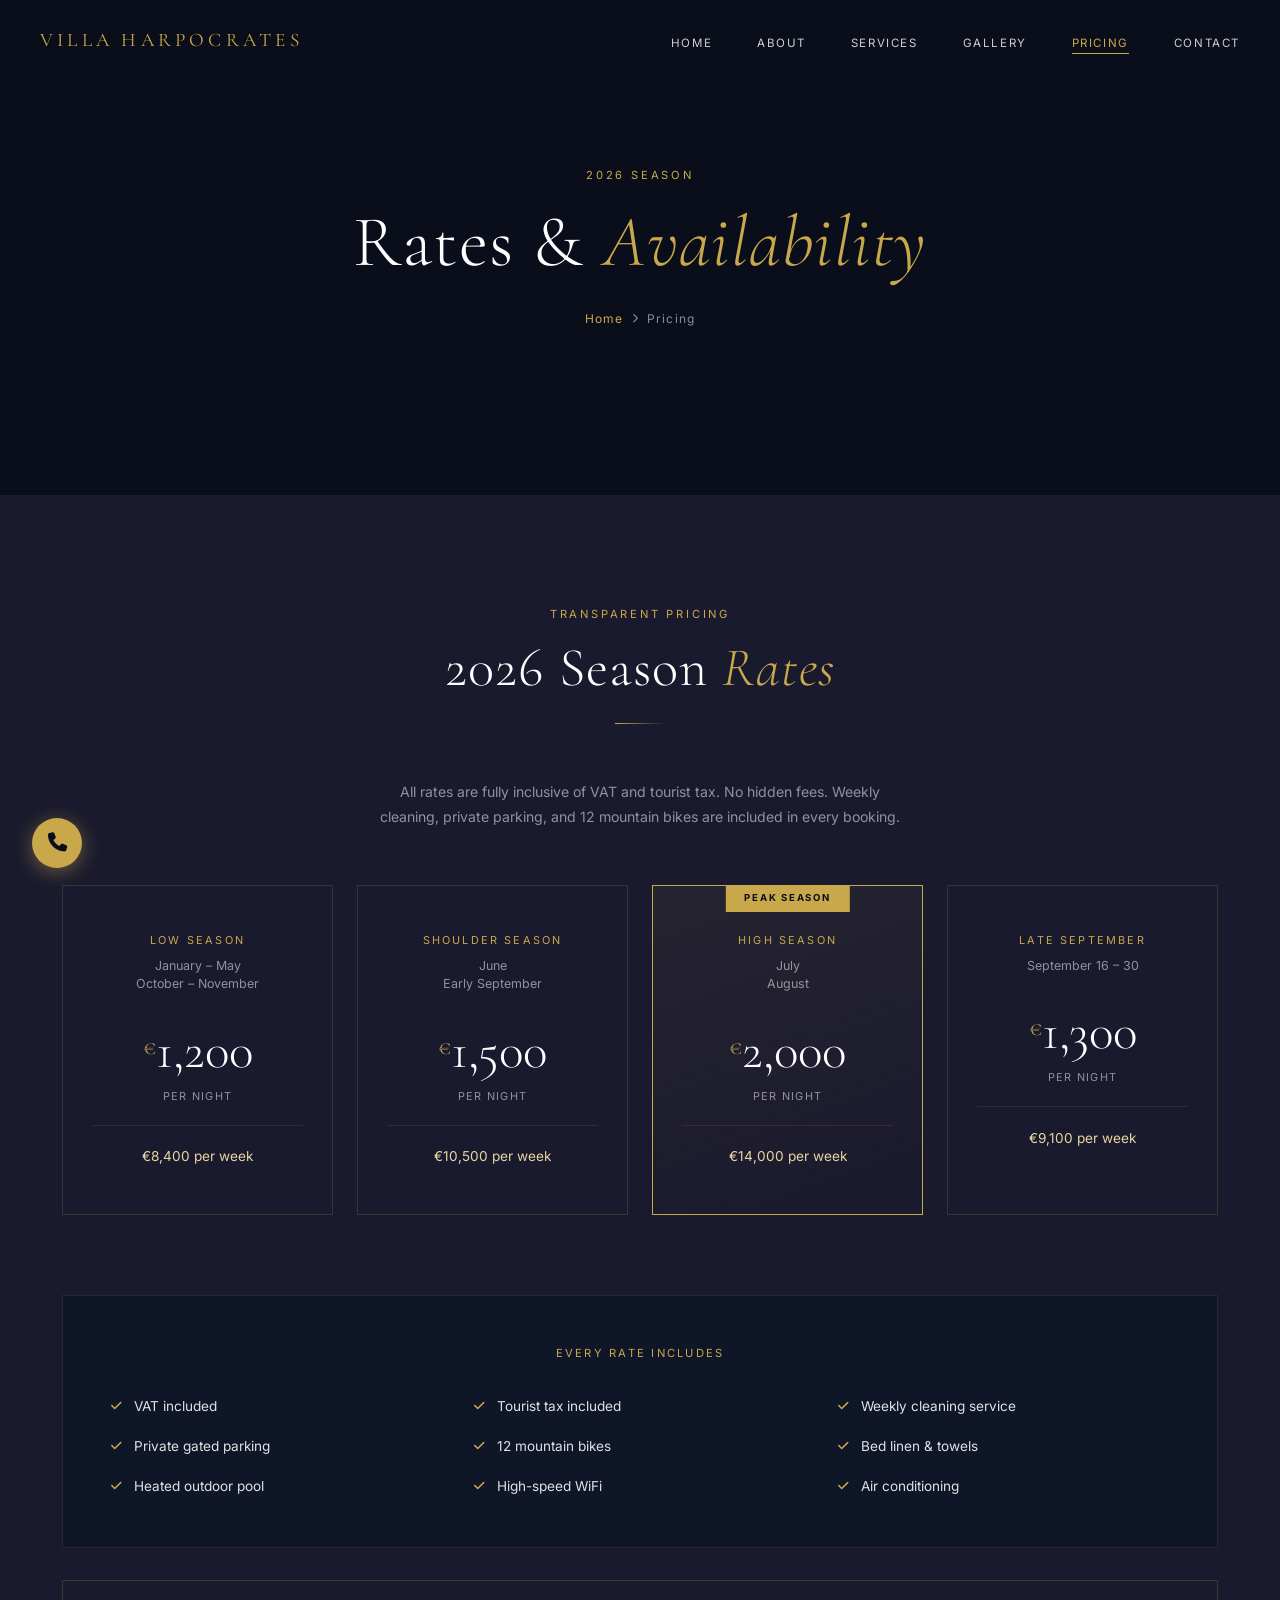
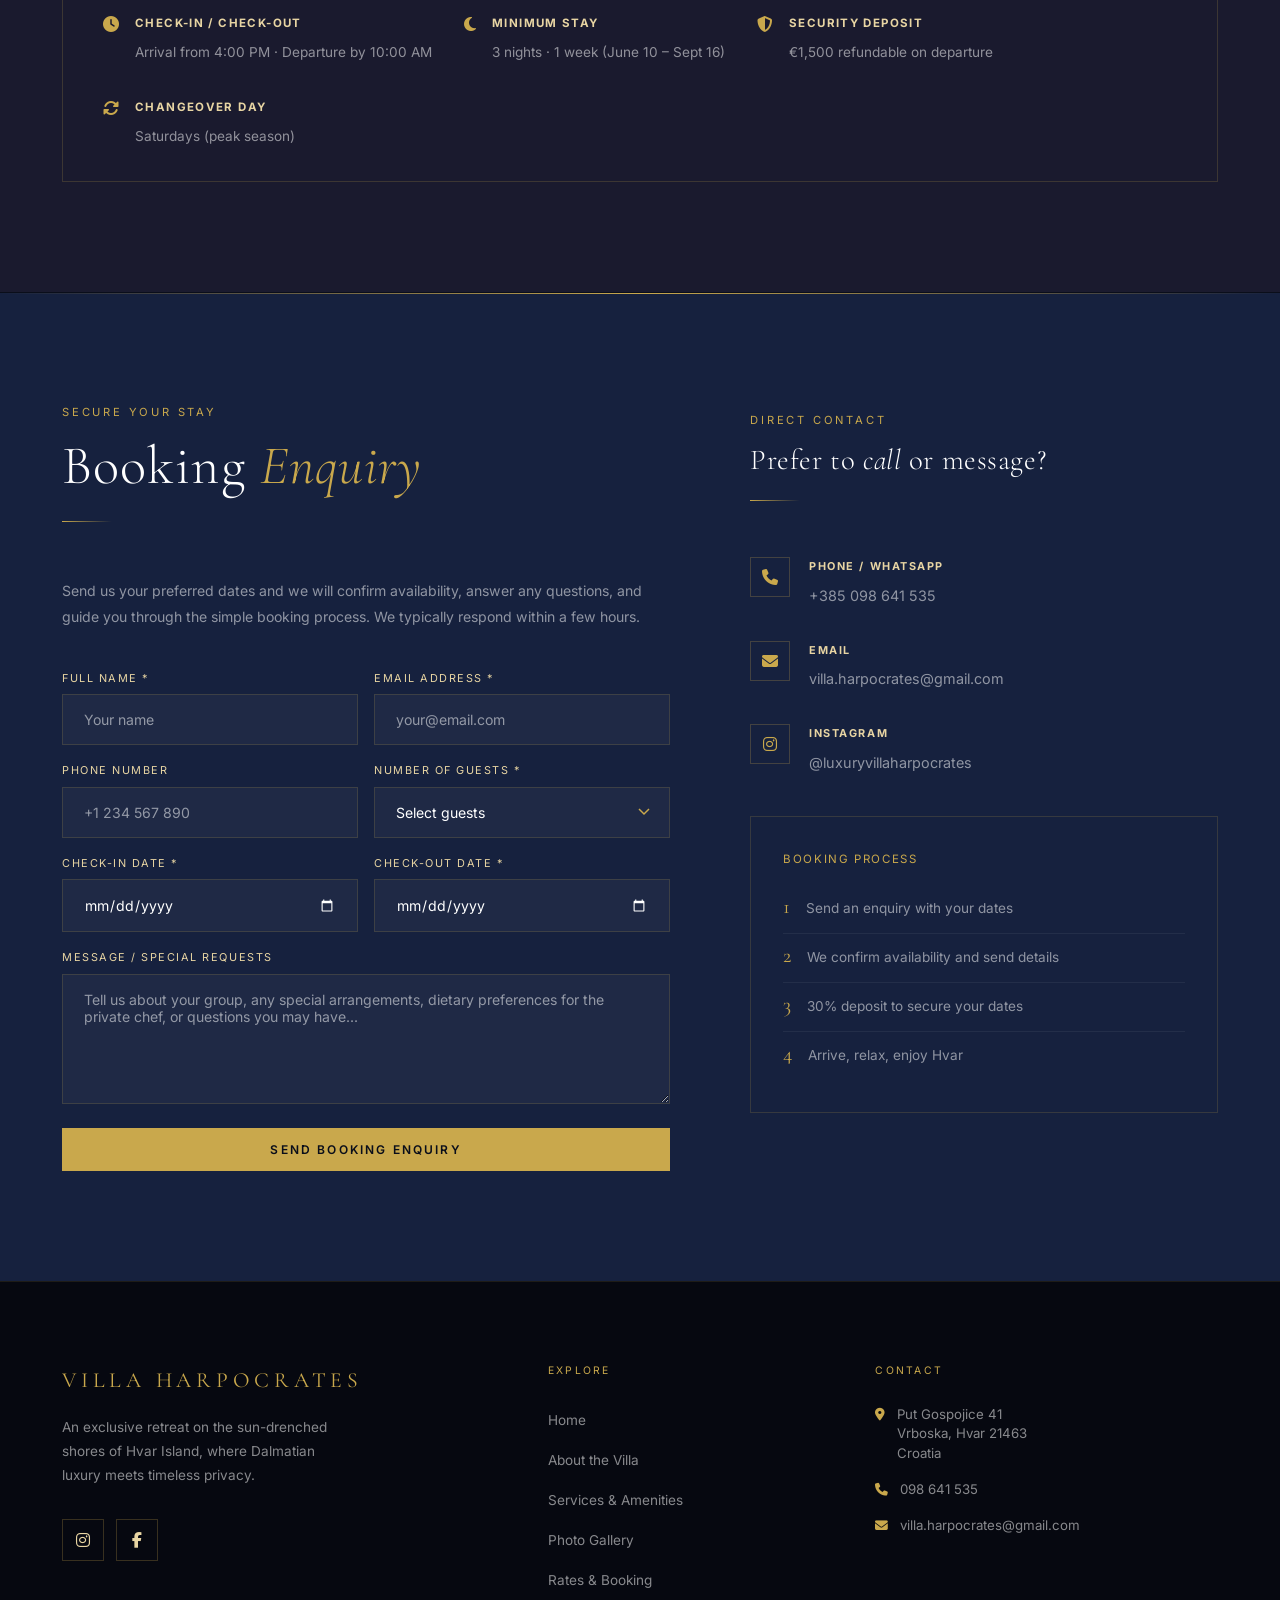
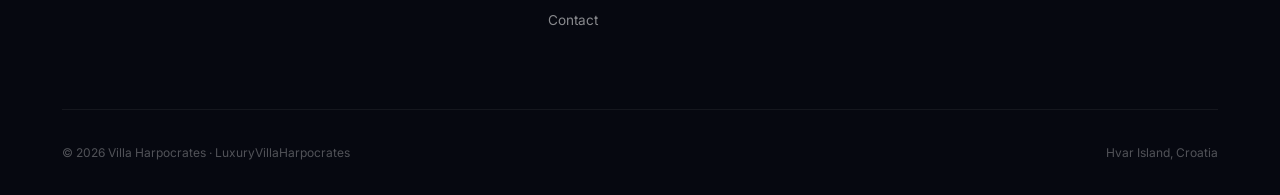
<file: pricing.html>
<!DOCTYPE html>
<html lang="en">
<head>
  <meta charset="UTF-8">
  <meta name="viewport" content="width=device-width, initial-scale=1.0">
  <title>Rates &amp; Booking — Villa Harpocrates, Hvar</title>
  <meta name="description" content="Villa Harpocrates 2026 season rates. From €1,200/night. 5 bedrooms, 12 guests. VAT, tourist tax, cleaning and mountain bikes included. Enquire now.">
  <meta name="theme-color" content="#0a0e1a">

  <link rel="preconnect" href="https://fonts.googleapis.com">
  <link rel="preconnect" href="https://fonts.gstatic.com" crossorigin>
  <link href="https://fonts.googleapis.com/css2?family=Cormorant+Garamond:ital,wght@0,300;0,400;0,600;1,300;1,400&family=Inter:wght@300;400;500;600&display=swap" rel="stylesheet">
  <link rel="stylesheet" href="https://unpkg.com/aos@2.3.4/dist/aos.css">
  <link rel="stylesheet" href="https://cdnjs.cloudflare.com/ajax/libs/font-awesome/6.5.0/css/all.min.css">
  <link rel="stylesheet" href="css/style.css">
</head>
<body>

<!-- ========== NAVBAR ========== -->
<nav id="navbar">
  <a href="index.html" class="nav-logo">Villa Harpocrates</a>
  <ul class="nav-links">
    <li><a href="index.html"    class="nav-link">Home</a></li>
    <li><a href="about.html"    class="nav-link">About</a></li>
    <li><a href="services.html" class="nav-link">Services</a></li>
    <li><a href="gallery.html"  class="nav-link">Gallery</a></li>
    <li><a href="pricing.html"  class="nav-link active">Pricing</a></li>
    <li><a href="contact.html"  class="nav-link">Contact</a></li>
  </ul>
  <button class="mobile-menu-btn" id="mobile-menu-btn" aria-label="Open menu">
    <span></span><span></span><span></span>
  </button>
</nav>
<div id="mobile-menu">
  <a href="index.html"    class="mobile-link">Home</a>
  <a href="about.html"    class="mobile-link">About</a>
  <a href="services.html" class="mobile-link">Services</a>
  <a href="gallery.html"  class="mobile-link">Gallery</a>
  <a href="pricing.html"  class="mobile-link active">Pricing</a>
  <a href="contact.html"  class="mobile-link">Contact</a>
</div>

<!-- ========== PAGE HERO ========== -->
<div class="page-hero">
  <div class="page-hero-bg" style="background-image: url('https://www.luxurycroatianvillas.com/media/com_rentvillas/villas/145/gallery/Luxury_Villa_Harpocrates_Hvar_12.jpg');"></div>
  <div class="page-hero-overlay"></div>
  <div class="page-hero-content">
    <span class="section-label">2026 Season</span>
    <h1>Rates &amp; <em>Availability</em></h1>
    <nav class="breadcrumb" aria-label="Breadcrumb">
      <a href="index.html">Home</a>
      <i class="fa-solid fa-chevron-right" style="font-size:0.6rem;"></i>
      <span>Pricing</span>
    </nav>
  </div>
</div>

<!-- ========== PRICING CARDS ========== -->
<section style="background: var(--charcoal);">
  <div class="container">
    <div style="text-align:center; margin-bottom:3.5rem;" data-aos="fade-up">
      <span class="section-label" style="display:block; text-align:center;">Transparent Pricing</span>
      <h2>2026 Season <em>Rates</em></h2>
      <div class="section-divider centered"></div>
      <p style="max-width:540px; margin:0 auto; font-size:0.88rem; color:var(--text-muted);">All rates are fully inclusive of VAT and tourist tax. No hidden fees. Weekly cleaning, private parking, and 12 mountain bikes are included in every booking.</p>
    </div>

    <div class="pricing-grid" data-aos="fade-up">
      <div class="pricing-card">
        <p class="pricing-season">Low Season</p>
        <p class="pricing-dates">January – May<br>October – November</p>
        <div class="pricing-amount"><span class="pricing-currency">€</span>1,200</div>
        <p class="pricing-unit">per night</p>
        <p class="pricing-weekly">€8,400 per week</p>
      </div>
      <div class="pricing-card">
        <p class="pricing-season">Shoulder Season</p>
        <p class="pricing-dates">June<br>Early September</p>
        <div class="pricing-amount"><span class="pricing-currency">€</span>1,500</div>
        <p class="pricing-unit">per night</p>
        <p class="pricing-weekly">€10,500 per week</p>
      </div>
      <div class="pricing-card featured">
        <div class="pricing-badge">Peak Season</div>
        <p class="pricing-season">High Season</p>
        <p class="pricing-dates">July<br>August</p>
        <div class="pricing-amount"><span class="pricing-currency">€</span>2,000</div>
        <p class="pricing-unit">per night</p>
        <p class="pricing-weekly">€14,000 per week</p>
      </div>
      <div class="pricing-card">
        <p class="pricing-season">Late September</p>
        <p class="pricing-dates">September 16 – 30</p>
        <div class="pricing-amount"><span class="pricing-currency">€</span>1,300</div>
        <p class="pricing-unit">per night</p>
        <p class="pricing-weekly">€9,100 per week</p>
      </div>
    </div>

    <!-- What's Included -->
    <div class="includes-box" data-aos="fade-up">
      <p class="includes-title">Every Rate Includes</p>
      <div class="includes-grid">
        <div class="includes-item"><i class="fa-solid fa-check"></i> VAT included</div>
        <div class="includes-item"><i class="fa-solid fa-check"></i> Tourist tax included</div>
        <div class="includes-item"><i class="fa-solid fa-check"></i> Weekly cleaning service</div>
        <div class="includes-item"><i class="fa-solid fa-check"></i> Private gated parking</div>
        <div class="includes-item"><i class="fa-solid fa-check"></i> 12 mountain bikes</div>
        <div class="includes-item"><i class="fa-solid fa-check"></i> Bed linen &amp; towels</div>
        <div class="includes-item"><i class="fa-solid fa-check"></i> Heated outdoor pool</div>
        <div class="includes-item"><i class="fa-solid fa-check"></i> High-speed WiFi</div>
        <div class="includes-item"><i class="fa-solid fa-check"></i> Air conditioning</div>
      </div>
    </div>

    <!-- Booking Info -->
    <div class="info-box" data-aos="fade-up" style="margin-top:2rem;">
      <div class="info-box-item">
        <i class="fa-solid fa-clock"></i>
        <div>
          <strong>Check-in / Check-out</strong>
          <span>Arrival from 4:00 PM · Departure by 10:00 AM</span>
        </div>
      </div>
      <div class="info-box-item">
        <i class="fa-solid fa-moon"></i>
        <div>
          <strong>Minimum Stay</strong>
          <span>3 nights · 1 week (June 10 – Sept 16)</span>
        </div>
      </div>
      <div class="info-box-item">
        <i class="fa-solid fa-shield-halved"></i>
        <div>
          <strong>Security Deposit</strong>
          <span>€1,500 refundable on departure</span>
        </div>
      </div>
      <div class="info-box-item">
        <i class="fa-solid fa-rotate"></i>
        <div>
          <strong>Changeover Day</strong>
          <span>Saturdays (peak season)</span>
        </div>
      </div>
    </div>
  </div>
</section>

<!-- ========== BOOKING ENQUIRY FORM ========== -->
<section id="booking" style="background: var(--charcoal2); position:relative; border-top: 1px solid transparent; background-clip: padding-box;">
  <div style="position:absolute; top:0; left:0; right:0; height:1px; background: linear-gradient(90deg, transparent, var(--gold), transparent);"></div>
  <div class="container">
    <div class="two-col wide-left" style="align-items:start;">
      <div data-aos="fade-right">
        <span class="section-label">Secure Your Stay</span>
        <h2>Booking <em>Enquiry</em></h2>
        <div class="section-divider"></div>
        <p style="font-size:0.88rem; color:var(--text-muted); margin-bottom:2.5rem; line-height:1.8;">
          Send us your preferred dates and we will confirm availability, answer any questions, and guide you through the simple booking process. We typically respond within a few hours.
        </p>

        <form
          class="booking-form"
          action="https://formsubmit.co/villa.harpocrates@gmail.com"
          method="POST"
        >
          <!-- FormSubmit config -->
          <input type="hidden" name="_subject" value="New Booking Enquiry — Villa Harpocrates">
          <input type="hidden" name="_next" value="https://villa-harpocrates.vercel.app/pricing">
          <input type="hidden" name="_captcha" value="false">
          <input type="hidden" name="_template" value="table">
          <input type="text" name="_honey" style="display:none">

          <div class="form-row">
            <div>
              <label class="form-label" for="p-name">Full Name *</label>
              <input type="text" id="p-name" name="name" placeholder="Your name" required>
            </div>
            <div>
              <label class="form-label" for="p-email">Email Address *</label>
              <input type="email" id="p-email" name="email" placeholder="your@email.com" required>
            </div>
          </div>

          <div class="form-row">
            <div>
              <label class="form-label" for="p-phone">Phone Number</label>
              <input type="tel" id="p-phone" name="phone" placeholder="+1 234 567 890">
            </div>
            <div>
              <label class="form-label" for="p-guests">Number of Guests *</label>
              <select id="p-guests" name="guests" required>
                <option value="">Select guests</option>
                <option value="2">2 guests</option>
                <option value="3">3 guests</option>
                <option value="4">4 guests</option>
                <option value="5">5 guests</option>
                <option value="6">6 guests</option>
                <option value="7">7 guests</option>
                <option value="8">8 guests</option>
                <option value="9">9 guests</option>
                <option value="10">10 guests</option>
                <option value="11">11 guests</option>
                <option value="12">12 guests</option>
              </select>
            </div>
          </div>

          <div class="form-row">
            <div>
              <label class="form-label" for="p-checkin">Check-in Date *</label>
              <input type="date" id="p-checkin" name="check-in" required>
            </div>
            <div>
              <label class="form-label" for="p-checkout">Check-out Date *</label>
              <input type="date" id="p-checkout" name="check-out" required>
            </div>
          </div>

          <label class="form-label" for="p-message">Message / Special Requests</label>
          <textarea id="p-message" name="message" placeholder="Tell us about your group, any special arrangements, dietary preferences for the private chef, or questions you may have..."></textarea>

          <button type="submit" class="btn-primary" style="width:100%; border:none; cursor:pointer; font-size:0.75rem;">
            Send Booking Enquiry
          </button>
        </form>
      </div>

      <!-- Contact sidebar -->
      <div data-aos="fade-left" data-aos-delay="100" style="padding-top: 0.5rem;">
        <span class="section-label">Direct Contact</span>
        <h3 style="font-family:var(--font-head); font-weight:300; font-size:1.8rem; margin-bottom:0.5rem;">Prefer to <em>call</em> or message?</h3>
        <div class="section-divider"></div>

        <div class="contact-info-item">
          <div class="contact-info-icon"><i class="fa-solid fa-phone"></i></div>
          <div class="contact-info-text">
            <strong>Phone / WhatsApp</strong>
            <a href="tel:+385098641535">+385 098 641 535</a>
          </div>
        </div>
        <div class="contact-info-item">
          <div class="contact-info-icon"><i class="fa-solid fa-envelope"></i></div>
          <div class="contact-info-text">
            <strong>Email</strong>
            <a href="mailto:villa.harpocrates@gmail.com">villa.harpocrates@gmail.com</a>
          </div>
        </div>
        <div class="contact-info-item">
          <div class="contact-info-icon"><i class="fa-brands fa-instagram"></i></div>
          <div class="contact-info-text">
            <strong>Instagram</strong>
            <a href="https://www.instagram.com/luxuryvillaharpocrates/" target="_blank" rel="noopener">@luxuryvillaharpocrates</a>
          </div>
        </div>

        <div style="margin-top:2.5rem; padding:2rem; border:1px solid rgba(201,168,76,0.18);">
          <p style="font-size:0.72rem; letter-spacing:0.14em; text-transform:uppercase; color:var(--gold); margin-bottom:1rem;">Booking Process</p>
          <ol style="list-style:none; counter-reset: booking-steps;">
            <li style="padding:0.75rem 0; border-bottom:1px solid rgba(255,255,255,0.06); font-size:0.85rem; color:var(--text-muted); counter-increment:booking-steps; display:flex; gap:1rem; align-items:flex-start;">
              <span style="color:var(--gold); font-family:var(--font-head); font-size:1.3rem; line-height:1;">1</span>
              Send an enquiry with your dates
            </li>
            <li style="padding:0.75rem 0; border-bottom:1px solid rgba(255,255,255,0.06); font-size:0.85rem; color:var(--text-muted); counter-increment:booking-steps; display:flex; gap:1rem; align-items:flex-start;">
              <span style="color:var(--gold); font-family:var(--font-head); font-size:1.3rem; line-height:1;">2</span>
              We confirm availability and send details
            </li>
            <li style="padding:0.75rem 0; border-bottom:1px solid rgba(255,255,255,0.06); font-size:0.85rem; color:var(--text-muted); counter-increment:booking-steps; display:flex; gap:1rem; align-items:flex-start;">
              <span style="color:var(--gold); font-family:var(--font-head); font-size:1.3rem; line-height:1;">3</span>
              30% deposit to secure your dates
            </li>
            <li style="padding:0.75rem 0; font-size:0.85rem; color:var(--text-muted); display:flex; gap:1rem; align-items:flex-start;">
              <span style="color:var(--gold); font-family:var(--font-head); font-size:1.3rem; line-height:1;">4</span>
              Arrive, relax, enjoy Hvar
            </li>
          </ol>
        </div>
      </div>
    </div>
  </div>
</section>

<!-- ========== FOOTER ========== -->
<footer>
  <div class="container">
    <div class="footer-grid">
      <div>
        <span class="footer-logo">Villa Harpocrates</span>
        <p class="footer-tagline">An exclusive retreat on the sun-drenched shores of Hvar Island, where Dalmatian luxury meets timeless privacy.</p>
        <div class="social-links">
          <a href="https://www.instagram.com/luxuryvillaharpocrates/" target="_blank" rel="noopener" class="social-link" aria-label="Instagram"><i class="fa-brands fa-instagram"></i></a>
          <a href="https://facebook.com" target="_blank" rel="noopener" class="social-link" aria-label="Facebook"><i class="fa-brands fa-facebook-f"></i></a>
        </div>
      </div>
      <div>
        <p class="footer-col-title">Explore</p>
        <ul class="footer-links">
          <li><a href="index.html">Home</a></li>
          <li><a href="about.html">About the Villa</a></li>
          <li><a href="services.html">Services &amp; Amenities</a></li>
          <li><a href="gallery.html">Photo Gallery</a></li>
          <li><a href="pricing.html">Rates &amp; Booking</a></li>
          <li><a href="contact.html">Contact</a></li>
        </ul>
      </div>
      <div>
        <p class="footer-col-title">Contact</p>
        <div class="footer-contact-item">
          <i class="fa-solid fa-location-dot"></i>
          <span>Put Gospojice 41<br>Vrboska, Hvar 21463<br>Croatia</span>
        </div>
        <div class="footer-contact-item">
          <i class="fa-solid fa-phone"></i>
          <a href="tel:+385098641535">098 641 535</a>
        </div>
        <div class="footer-contact-item">
          <i class="fa-solid fa-envelope"></i>
          <a href="mailto:villa.harpocrates@gmail.com">villa.harpocrates@gmail.com</a>
        </div>
      </div>
    </div>
    <div class="footer-bottom">
      <span>&copy; 2026 Villa Harpocrates · LuxuryVillaHarpocrates</span>
      <span>Hvar Island, Croatia</span>
    </div>
  </div>
</footer>

<button id="back-to-top" aria-label="Back to top"><i class="fa-solid fa-chevron-up"></i></button>
<a href="tel:+385098641535" id="phone-float" aria-label="Call us"><i class="fa-solid fa-phone"></i></a>

<script src="https://unpkg.com/aos@2.3.4/dist/aos.js"></script>
<script src="js/main.js"></script>
</body>
</html>
</file>
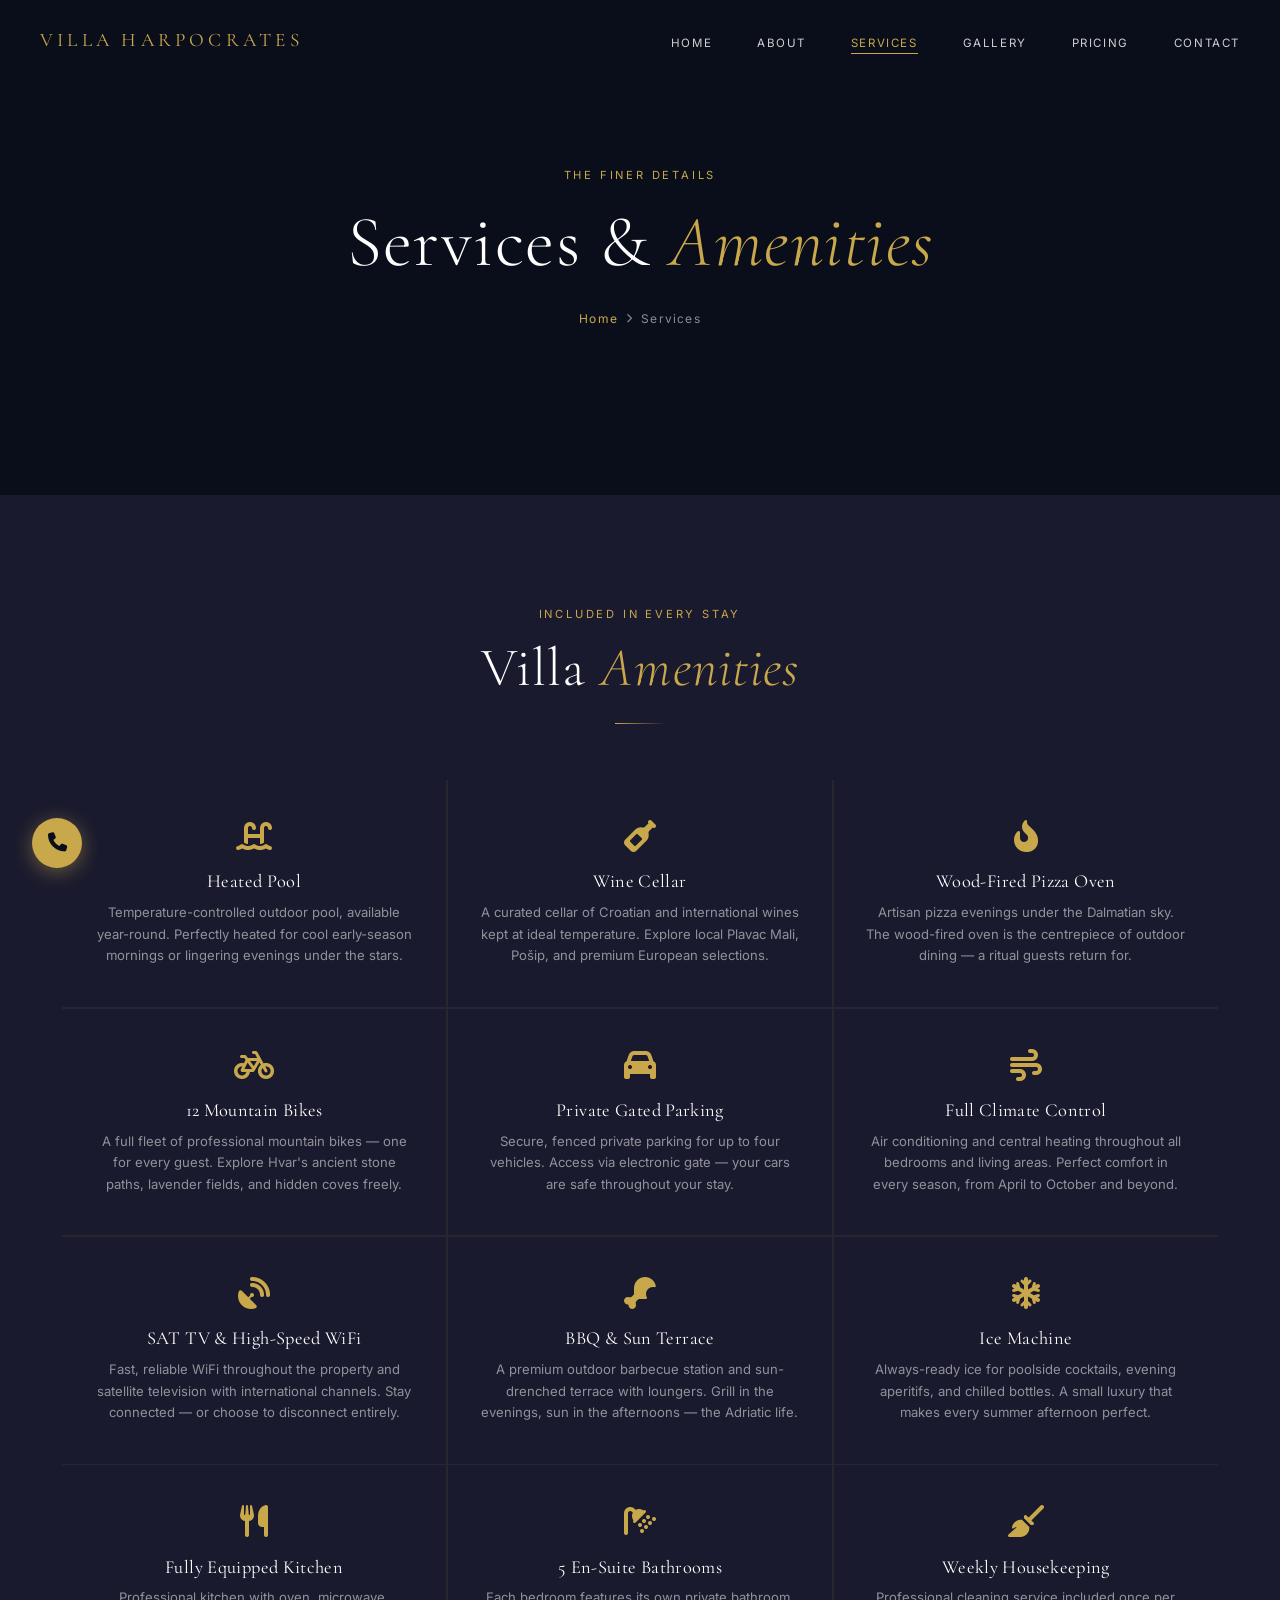
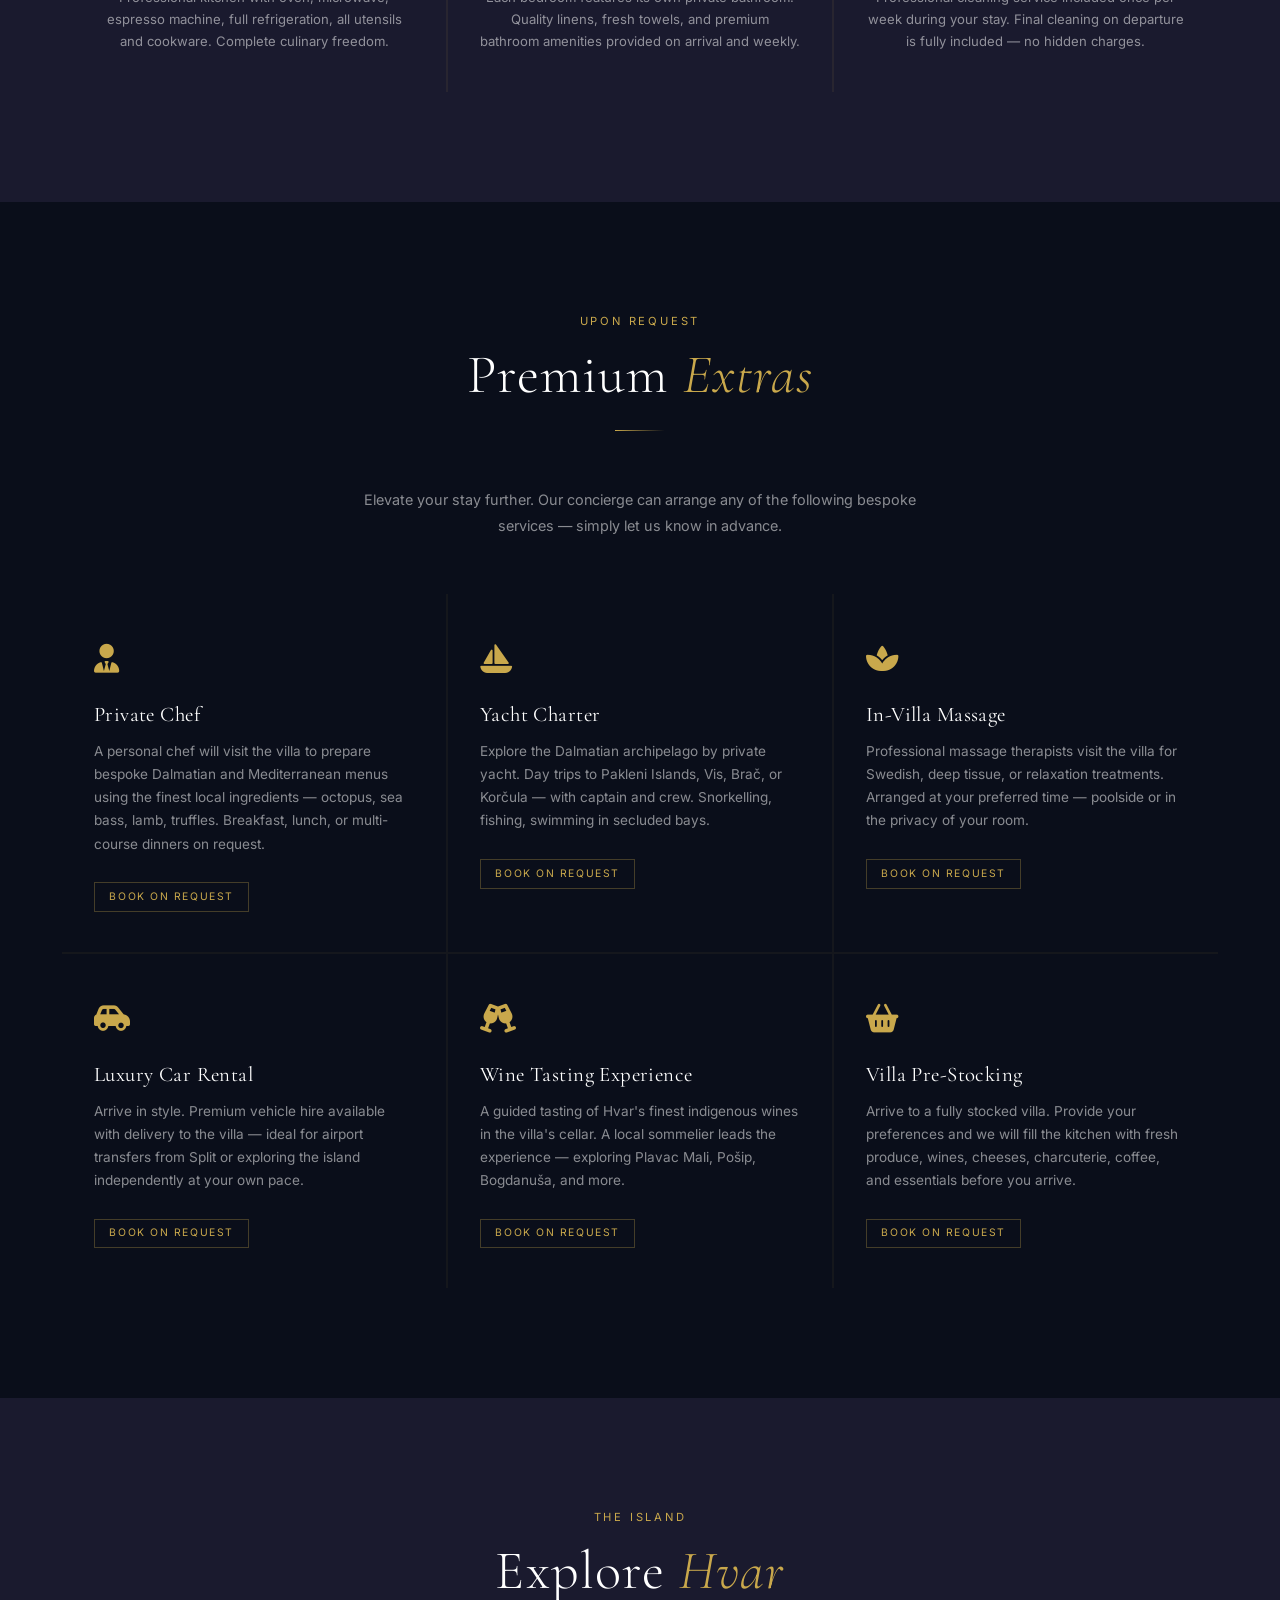
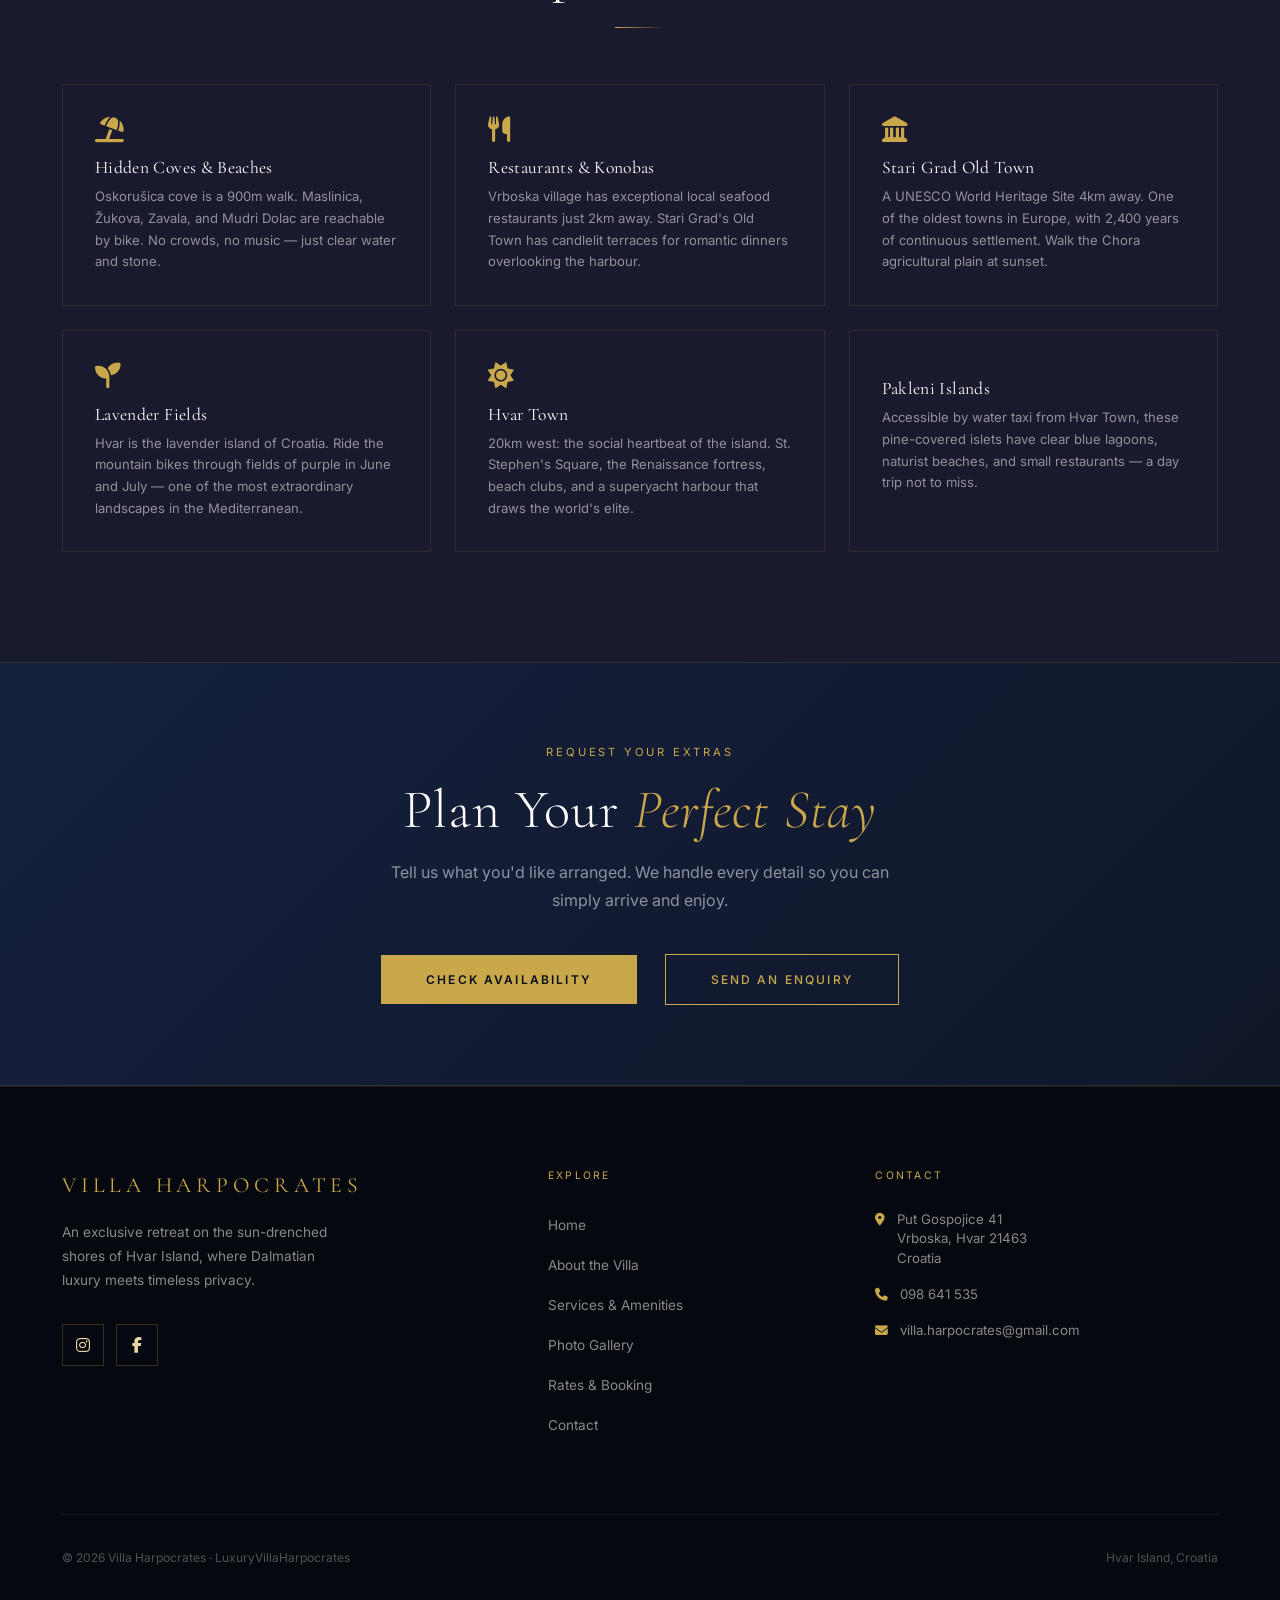
<file: services.html>
<!DOCTYPE html>
<html lang="en">
<head>
  <meta charset="UTF-8">
  <meta name="viewport" content="width=device-width, initial-scale=1.0">
  <title>Services &amp; Amenities — Villa Harpocrates, Hvar</title>
  <meta name="description" content="Explore all amenities at Villa Harpocrates: heated pool, wine cellar, pizza oven, 12 mountain bikes, private chef, yacht charter, massage and more.">
  <meta name="theme-color" content="#0a0e1a">

  <link rel="preconnect" href="https://fonts.googleapis.com">
  <link rel="preconnect" href="https://fonts.gstatic.com" crossorigin>
  <link href="https://fonts.googleapis.com/css2?family=Cormorant+Garamond:ital,wght@0,300;0,400;0,600;1,300;1,400&family=Inter:wght@300;400;500;600&display=swap" rel="stylesheet">
  <link rel="stylesheet" href="https://unpkg.com/aos@2.3.4/dist/aos.css">
  <link rel="stylesheet" href="https://cdnjs.cloudflare.com/ajax/libs/font-awesome/6.5.0/css/all.min.css">
  <link rel="stylesheet" href="css/style.css">
</head>
<body>

<!-- ========== NAVBAR ========== -->
<nav id="navbar">
  <a href="index.html" class="nav-logo">Villa Harpocrates</a>
  <ul class="nav-links">
    <li><a href="index.html"    class="nav-link">Home</a></li>
    <li><a href="about.html"    class="nav-link">About</a></li>
    <li><a href="services.html" class="nav-link active">Services</a></li>
    <li><a href="gallery.html"  class="nav-link">Gallery</a></li>
    <li><a href="pricing.html"  class="nav-link">Pricing</a></li>
    <li><a href="contact.html"  class="nav-link">Contact</a></li>
  </ul>
  <button class="mobile-menu-btn" id="mobile-menu-btn" aria-label="Open menu">
    <span></span><span></span><span></span>
  </button>
</nav>
<div id="mobile-menu">
  <a href="index.html"    class="mobile-link">Home</a>
  <a href="about.html"    class="mobile-link">About</a>
  <a href="services.html" class="mobile-link active">Services</a>
  <a href="gallery.html"  class="mobile-link">Gallery</a>
  <a href="pricing.html"  class="mobile-link">Pricing</a>
  <a href="contact.html"  class="mobile-link">Contact</a>
</div>

<!-- ========== PAGE HERO ========== -->
<div class="page-hero">
  <div class="page-hero-bg" style="background-image: url('https://www.luxurycroatianvillas.com/media/com_rentvillas/villas/145/gallery/Luxury_Villa_Harpocrates_Hvar_11.jpg');"></div>
  <div class="page-hero-overlay"></div>
  <div class="page-hero-content">
    <span class="section-label">The Finer Details</span>
    <h1>Services &amp; <em>Amenities</em></h1>
    <nav class="breadcrumb" aria-label="Breadcrumb">
      <a href="index.html">Home</a>
      <i class="fa-solid fa-chevron-right" style="font-size:0.6rem;"></i>
      <span>Services</span>
    </nav>
  </div>
</div>

<!-- ========== AMENITIES FULL GRID ========== -->
<section style="background: var(--charcoal);">
  <div class="container">
    <div style="text-align:center; margin-bottom:3.5rem;" data-aos="fade-up">
      <span class="section-label" style="display:block; text-align:center;">Included in Every Stay</span>
      <h2>Villa <em>Amenities</em></h2>
      <div class="section-divider centered"></div>
    </div>

    <div class="amenities-grid">
      <div class="amenity-card" data-aos="fade-up" data-aos-delay="0">
        <i class="fa-solid fa-water-ladder amenity-icon"></i>
        <h3 class="amenity-title">Heated Pool</h3>
        <p class="amenity-desc">Temperature-controlled outdoor pool, available year-round. Perfectly heated for cool early-season mornings or lingering evenings under the stars.</p>
      </div>
      <div class="amenity-card" data-aos="fade-up" data-aos-delay="70">
        <i class="fa-solid fa-wine-bottle amenity-icon"></i>
        <h3 class="amenity-title">Wine Cellar</h3>
        <p class="amenity-desc">A curated cellar of Croatian and international wines kept at ideal temperature. Explore local Plavac Mali, Pošip, and premium European selections.</p>
      </div>
      <div class="amenity-card" data-aos="fade-up" data-aos-delay="140">
        <i class="fa-solid fa-fire-flame-curved amenity-icon"></i>
        <h3 class="amenity-title">Wood-Fired Pizza Oven</h3>
        <p class="amenity-desc">Artisan pizza evenings under the Dalmatian sky. The wood-fired oven is the centrepiece of outdoor dining — a ritual guests return for.</p>
      </div>
      <div class="amenity-card" data-aos="fade-up" data-aos-delay="0">
        <i class="fa-solid fa-bicycle amenity-icon"></i>
        <h3 class="amenity-title">12 Mountain Bikes</h3>
        <p class="amenity-desc">A full fleet of professional mountain bikes — one for every guest. Explore Hvar's ancient stone paths, lavender fields, and hidden coves freely.</p>
      </div>
      <div class="amenity-card" data-aos="fade-up" data-aos-delay="70">
        <i class="fa-solid fa-car amenity-icon"></i>
        <h3 class="amenity-title">Private Gated Parking</h3>
        <p class="amenity-desc">Secure, fenced private parking for up to four vehicles. Access via electronic gate — your cars are safe throughout your stay.</p>
      </div>
      <div class="amenity-card" data-aos="fade-up" data-aos-delay="140">
        <i class="fa-solid fa-wind amenity-icon"></i>
        <h3 class="amenity-title">Full Climate Control</h3>
        <p class="amenity-desc">Air conditioning and central heating throughout all bedrooms and living areas. Perfect comfort in every season, from April to October and beyond.</p>
      </div>
      <div class="amenity-card" data-aos="fade-up" data-aos-delay="0">
        <i class="fa-solid fa-satellite-dish amenity-icon"></i>
        <h3 class="amenity-title">SAT TV &amp; High-Speed WiFi</h3>
        <p class="amenity-desc">Fast, reliable WiFi throughout the property and satellite television with international channels. Stay connected — or choose to disconnect entirely.</p>
      </div>
      <div class="amenity-card" data-aos="fade-up" data-aos-delay="70">
        <i class="fa-solid fa-drumstick-bite amenity-icon"></i>
        <h3 class="amenity-title">BBQ &amp; Sun Terrace</h3>
        <p class="amenity-desc">A premium outdoor barbecue station and sun-drenched terrace with loungers. Grill in the evenings, sun in the afternoons — the Adriatic life.</p>
      </div>
      <div class="amenity-card" data-aos="fade-up" data-aos-delay="140">
        <i class="fa-solid fa-snowflake amenity-icon"></i>
        <h3 class="amenity-title">Ice Machine</h3>
        <p class="amenity-desc">Always-ready ice for poolside cocktails, evening aperitifs, and chilled bottles. A small luxury that makes every summer afternoon perfect.</p>
      </div>
      <div class="amenity-card" data-aos="fade-up" data-aos-delay="0">
        <i class="fa-solid fa-utensils amenity-icon"></i>
        <h3 class="amenity-title">Fully Equipped Kitchen</h3>
        <p class="amenity-desc">Professional kitchen with oven, microwave, espresso machine, full refrigeration, all utensils and cookware. Complete culinary freedom.</p>
      </div>
      <div class="amenity-card" data-aos="fade-up" data-aos-delay="70">
        <i class="fa-solid fa-shower amenity-icon"></i>
        <h3 class="amenity-title">5 En-Suite Bathrooms</h3>
        <p class="amenity-desc">Each bedroom features its own private bathroom. Quality linens, fresh towels, and premium bathroom amenities provided on arrival and weekly.</p>
      </div>
      <div class="amenity-card" data-aos="fade-up" data-aos-delay="140">
        <i class="fa-solid fa-broom amenity-icon"></i>
        <h3 class="amenity-title">Weekly Housekeeping</h3>
        <p class="amenity-desc">Professional cleaning service included once per week during your stay. Final cleaning on departure is fully included — no hidden charges.</p>
      </div>
    </div>
  </div>
</section>

<!-- ========== PREMIUM EXTRAS ========== -->
<section style="background: var(--navy);">
  <div class="container">
    <div style="text-align:center; margin-bottom:3.5rem;" data-aos="fade-up">
      <span class="section-label" style="display:block; text-align:center;">Upon Request</span>
      <h2>Premium <em>Extras</em></h2>
      <div class="section-divider centered"></div>
      <p style="max-width:560px; margin:0 auto; font-size:0.9rem; color:var(--text-muted);">Elevate your stay further. Our concierge can arrange any of the following bespoke services — simply let us know in advance.</p>
    </div>

    <div class="extras-grid">
      <div class="extra-card" data-aos="fade-up" data-aos-delay="0">
        <div class="extra-icon"><i class="fa-solid fa-user-tie"></i></div>
        <h3 class="extra-title">Private Chef</h3>
        <p class="extra-desc">A personal chef will visit the villa to prepare bespoke Dalmatian and Mediterranean menus using the finest local ingredients — octopus, sea bass, lamb, truffles. Breakfast, lunch, or multi-course dinners on request.</p>
        <span class="extra-tag">Book on request</span>
      </div>
      <div class="extra-card" data-aos="fade-up" data-aos-delay="80">
        <div class="extra-icon"><i class="fa-solid fa-sailboat"></i></div>
        <h3 class="extra-title">Yacht Charter</h3>
        <p class="extra-desc">Explore the Dalmatian archipelago by private yacht. Day trips to Pakleni Islands, Vis, Brač, or Korčula — with captain and crew. Snorkelling, fishing, swimming in secluded bays.</p>
        <span class="extra-tag">Book on request</span>
      </div>
      <div class="extra-card" data-aos="fade-up" data-aos-delay="160">
        <div class="extra-icon"><i class="fa-solid fa-spa"></i></div>
        <h3 class="extra-title">In-Villa Massage</h3>
        <p class="extra-desc">Professional massage therapists visit the villa for Swedish, deep tissue, or relaxation treatments. Arranged at your preferred time — poolside or in the privacy of your room.</p>
        <span class="extra-tag">Book on request</span>
      </div>
      <div class="extra-card" data-aos="fade-up" data-aos-delay="0">
        <div class="extra-icon"><i class="fa-solid fa-car-side"></i></div>
        <h3 class="extra-title">Luxury Car Rental</h3>
        <p class="extra-desc">Arrive in style. Premium vehicle hire available with delivery to the villa — ideal for airport transfers from Split or exploring the island independently at your own pace.</p>
        <span class="extra-tag">Book on request</span>
      </div>
      <div class="extra-card" data-aos="fade-up" data-aos-delay="80">
        <div class="extra-icon"><i class="fa-solid fa-champagne-glasses"></i></div>
        <h3 class="extra-title">Wine Tasting Experience</h3>
        <p class="extra-desc">A guided tasting of Hvar's finest indigenous wines in the villa's cellar. A local sommelier leads the experience — exploring Plavac Mali, Pošip, Bogdanuša, and more.</p>
        <span class="extra-tag">Book on request</span>
      </div>
      <div class="extra-card" data-aos="fade-up" data-aos-delay="160">
        <div class="extra-icon"><i class="fa-solid fa-basket-shopping"></i></div>
        <h3 class="extra-title">Villa Pre-Stocking</h3>
        <p class="amenity-desc" style="font-size:0.85rem; color:var(--text-muted); line-height:1.7; margin-bottom:1.5rem;">Arrive to a fully stocked villa. Provide your preferences and we will fill the kitchen with fresh produce, wines, cheeses, charcuterie, coffee, and essentials before you arrive.</p>
        <span class="extra-tag">Book on request</span>
      </div>
    </div>
  </div>
</section>

<!-- ========== NEARBY SECTION ========== -->
<section style="background: var(--charcoal);">
  <div class="container">
    <div style="text-align:center; margin-bottom:3.5rem;" data-aos="fade-up">
      <span class="section-label" style="display:block; text-align:center;">The Island</span>
      <h2>Explore <em>Hvar</em></h2>
      <div class="section-divider centered"></div>
    </div>

    <div class="nearby-grid">
      <div class="nearby-card" data-aos="fade-up" data-aos-delay="0">
        <i class="fa-solid fa-umbrella-beach"></i>
        <h4>Hidden Coves &amp; Beaches</h4>
        <p>Oskorušica cove is a 900m walk. Maslinica, Žukova, Zavala, and Mudri Dolac are reachable by bike. No crowds, no music — just clear water and stone.</p>
      </div>
      <div class="nearby-card" data-aos="fade-up" data-aos-delay="80">
        <i class="fa-solid fa-utensils"></i>
        <h4>Restaurants &amp; Konobas</h4>
        <p>Vrboska village has exceptional local seafood restaurants just 2km away. Stari Grad's Old Town has candlelit terraces for romantic dinners overlooking the harbour.</p>
      </div>
      <div class="nearby-card" data-aos="fade-up" data-aos-delay="160">
        <i class="fa-solid fa-landmark"></i>
        <h4>Stari Grad Old Town</h4>
        <p>A UNESCO World Heritage Site 4km away. One of the oldest towns in Europe, with 2,400 years of continuous settlement. Walk the Chora agricultural plain at sunset.</p>
      </div>
      <div class="nearby-card" data-aos="fade-up" data-aos-delay="0">
        <i class="fa-solid fa-seedling"></i>
        <h4>Lavender Fields</h4>
        <p>Hvar is the lavender island of Croatia. Ride the mountain bikes through fields of purple in June and July — one of the most extraordinary landscapes in the Mediterranean.</p>
      </div>
      <div class="nearby-card" data-aos="fade-up" data-aos-delay="80">
        <i class="fa-solid fa-sun"></i>
        <h4>Hvar Town</h4>
        <p>20km west: the social heartbeat of the island. St. Stephen's Square, the Renaissance fortress, beach clubs, and a superyacht harbour that draws the world's elite.</p>
      </div>
      <div class="nearby-card" data-aos="fade-up" data-aos-delay="160">
        <i class="fa-solid fa-island-tropical"></i>
        <h4>Pakleni Islands</h4>
        <p>Accessible by water taxi from Hvar Town, these pine-covered islets have clear blue lagoons, naturist beaches, and small restaurants — a day trip not to miss.</p>
      </div>
    </div>
  </div>
</section>

<!-- ========== CTA ========== -->
<div class="cta-banner">
  <div class="container">
    <span class="section-label" style="display:block; text-align:center; margin-bottom:1rem;">Request Your Extras</span>
    <h2>Plan Your <em>Perfect Stay</em></h2>
    <p>Tell us what you'd like arranged. We handle every detail so you can simply arrive and enjoy.</p>
    <a href="pricing.html" class="btn-primary">Check Availability</a>
    <a href="contact.html" class="btn-secondary" style="margin-left:1rem;">Send an Enquiry</a>
  </div>
</div>

<!-- ========== FOOTER ========== -->
<footer>
  <div class="container">
    <div class="footer-grid">
      <div>
        <span class="footer-logo">Villa Harpocrates</span>
        <p class="footer-tagline">An exclusive retreat on the sun-drenched shores of Hvar Island, where Dalmatian luxury meets timeless privacy.</p>
        <div class="social-links">
          <a href="https://www.instagram.com/luxuryvillaharpocrates/" target="_blank" rel="noopener" class="social-link" aria-label="Instagram"><i class="fa-brands fa-instagram"></i></a>
          <a href="https://facebook.com" target="_blank" rel="noopener" class="social-link" aria-label="Facebook"><i class="fa-brands fa-facebook-f"></i></a>
        </div>
      </div>
      <div>
        <p class="footer-col-title">Explore</p>
        <ul class="footer-links">
          <li><a href="index.html">Home</a></li>
          <li><a href="about.html">About the Villa</a></li>
          <li><a href="services.html">Services &amp; Amenities</a></li>
          <li><a href="gallery.html">Photo Gallery</a></li>
          <li><a href="pricing.html">Rates &amp; Booking</a></li>
          <li><a href="contact.html">Contact</a></li>
        </ul>
      </div>
      <div>
        <p class="footer-col-title">Contact</p>
        <div class="footer-contact-item">
          <i class="fa-solid fa-location-dot"></i>
          <span>Put Gospojice 41<br>Vrboska, Hvar 21463<br>Croatia</span>
        </div>
        <div class="footer-contact-item">
          <i class="fa-solid fa-phone"></i>
          <a href="tel:+385098641535">098 641 535</a>
        </div>
        <div class="footer-contact-item">
          <i class="fa-solid fa-envelope"></i>
          <a href="mailto:villa.harpocrates@gmail.com">villa.harpocrates@gmail.com</a>
        </div>
      </div>
    </div>
    <div class="footer-bottom">
      <span>&copy; 2026 Villa Harpocrates · LuxuryVillaHarpocrates</span>
      <span>Hvar Island, Croatia</span>
    </div>
  </div>
</footer>

<button id="back-to-top" aria-label="Back to top"><i class="fa-solid fa-chevron-up"></i></button>
<a href="tel:+385098641535" id="phone-float" aria-label="Call us"><i class="fa-solid fa-phone"></i></a>

<script src="https://unpkg.com/aos@2.3.4/dist/aos.js"></script>
<script src="js/main.js"></script>
</body>
</html>
</file>
<file: css/style.css>
/* ============================================================
   Villa Harpocrates — Luxury Villa Website
   Dark Navy + Gold Design System
   ============================================================ */

/* ========== CSS Variables ========== */
:root {
  --navy:       #0a0e1a;
  --charcoal:   #1a1a2e;
  --charcoal2:  #16213e;
  --charcoal3:  #0f1628;
  --gold:       #c9a84c;
  --gold-light: #d4af37;
  --gold-pale:  #e8d5a3;
  --gold-dim:   rgba(201,168,76,0.15);
  --white:      #ffffff;
  --off-white:  #f5f2ec;
  --text-light: rgba(255,255,255,0.87);
  --text-muted: rgba(255,255,255,0.52);
  --font-head:  'Cormorant Garamond', Georgia, serif;
  --font-body:  'Inter', system-ui, -apple-system, sans-serif;
  --section-py: 110px;
  --container:  1220px;
  --ease:       cubic-bezier(0.4, 0, 0.2, 1);
  --dur:        0.3s;
}

/* ========== Reset & Base ========== */
*, *::before, *::after { box-sizing: border-box; margin: 0; padding: 0; }

html {
  scroll-behavior: smooth;
  font-size: 16px;
}

body {
  font-family: var(--font-body);
  background: var(--navy);
  color: var(--text-light);
  line-height: 1.75;
  overflow-x: hidden;
  -webkit-font-smoothing: antialiased;
}

img { max-width: 100%; height: auto; display: block; }
a  { color: inherit; text-decoration: none; }

/* ========== Scrollbar ========== */
::-webkit-scrollbar { width: 5px; }
::-webkit-scrollbar-track { background: var(--navy); }
::-webkit-scrollbar-thumb { background: var(--gold); border-radius: 3px; }
::selection { background: var(--gold); color: var(--navy); }

/* ========== Typography ========== */
h1, h2, h3, h4 {
  font-family: var(--font-head);
  font-weight: 300;
  line-height: 1.15;
  letter-spacing: 0.02em;
  color: var(--white);
}
h1 { font-size: clamp(2.8rem, 8vw, 5.5rem); }
h2 { font-size: clamp(2rem, 5vw, 3.4rem); }
h3 { font-size: clamp(1.3rem, 3vw, 1.9rem); }
h4 { font-size: 1.2rem; }

h1 em, h2 em { font-style: italic; color: var(--gold); }

p { color: var(--text-light); }

/* ========== Layout ========== */
.container {
  width: 100%;
  max-width: var(--container);
  margin: 0 auto;
  padding: 0 2rem;
}

section { padding: var(--section-py) 0; }

/* ========== Section Labels ========== */
.section-label {
  display: block;
  font-size: 0.7rem;
  letter-spacing: 0.25em;
  text-transform: uppercase;
  color: var(--gold);
  margin-bottom: 0.75rem;
}
.section-divider {
  width: 50px;
  height: 1px;
  background: linear-gradient(to right, var(--gold), transparent);
  margin: 1.5rem 0 3.5rem;
}
.section-divider.centered { margin: 1.5rem auto 3.5rem; }

/* ========== Buttons ========== */
.btn-primary {
  display: inline-block;
  background: var(--gold);
  color: var(--navy);
  padding: 0.9rem 2.8rem;
  font-family: var(--font-body);
  font-size: 0.75rem;
  font-weight: 600;
  letter-spacing: 0.18em;
  text-transform: uppercase;
  text-decoration: none;
  transition: background var(--dur) var(--ease), transform var(--dur) var(--ease), box-shadow var(--dur) var(--ease);
}
.btn-primary:hover {
  background: var(--gold-light);
  transform: translateY(-2px);
  box-shadow: 0 8px 28px rgba(201,168,76,0.35);
}

.btn-secondary {
  display: inline-block;
  border: 1px solid var(--gold);
  color: var(--gold);
  padding: 0.9rem 2.8rem;
  font-family: var(--font-body);
  font-size: 0.75rem;
  font-weight: 500;
  letter-spacing: 0.18em;
  text-transform: uppercase;
  text-decoration: none;
  transition: background var(--dur) var(--ease), color var(--dur) var(--ease), transform var(--dur) var(--ease);
}
.btn-secondary:hover {
  background: var(--gold);
  color: var(--navy);
  transform: translateY(-2px);
}

.btn-text {
  display: inline-flex;
  align-items: center;
  gap: 0.6rem;
  color: var(--gold);
  font-size: 0.75rem;
  letter-spacing: 0.15em;
  text-transform: uppercase;
  font-weight: 500;
  transition: gap var(--dur);
}
.btn-text:hover { gap: 1rem; }
.btn-text i { font-size: 0.65rem; }

/* ========== Navbar ========== */
#navbar {
  position: fixed;
  top: 0; left: 0; right: 0;
  z-index: 1000;
  padding: 1.5rem 2.5rem;
  display: flex;
  align-items: center;
  justify-content: space-between;
  transition: background var(--dur) var(--ease), padding var(--dur) var(--ease), box-shadow var(--dur) var(--ease);
}

#navbar.scrolled {
  background: rgba(10, 14, 26, 0.97);
  backdrop-filter: blur(20px);
  -webkit-backdrop-filter: blur(20px);
  padding: 1rem 2.5rem;
  box-shadow: 0 2px 40px rgba(0,0,0,0.5);
}

.nav-logo {
  font-family: var(--font-head);
  font-size: 1.2rem;
  letter-spacing: 0.22em;
  color: var(--gold);
  text-transform: uppercase;
  font-weight: 400;
  flex-shrink: 0;
}

.nav-links {
  display: flex;
  align-items: center;
  gap: 2.8rem;
  list-style: none;
}

.nav-link {
  color: rgba(255,255,255,0.8);
  font-size: 0.72rem;
  letter-spacing: 0.14em;
  text-transform: uppercase;
  font-weight: 400;
  transition: color var(--dur);
  position: relative;
}

.nav-link::after {
  content: '';
  position: absolute;
  bottom: -4px; left: 0; right: 0;
  height: 1px;
  background: var(--gold);
  transform: scaleX(0);
  transform-origin: right;
  transition: transform var(--dur) var(--ease);
}

.nav-link:hover,
.nav-link.active {
  color: var(--gold);
}

.nav-link:hover::after,
.nav-link.active::after {
  transform: scaleX(1);
  transform-origin: left;
}

/* Mobile Menu Button */
.mobile-menu-btn {
  display: none;
  flex-direction: column;
  gap: 5px;
  cursor: pointer;
  background: none;
  border: none;
  padding: 4px;
}
.mobile-menu-btn span {
  display: block;
  width: 24px;
  height: 1px;
  background: var(--gold);
  transition: transform var(--dur) var(--ease), opacity var(--dur);
}
.mobile-menu-btn.open span:nth-child(1) { transform: translateY(6px) rotate(45deg); }
.mobile-menu-btn.open span:nth-child(2) { opacity: 0; }
.mobile-menu-btn.open span:nth-child(3) { transform: translateY(-6px) rotate(-45deg); }

/* Mobile Menu */
#mobile-menu {
  display: none;
  position: fixed;
  top: 0; left: 0; right: 0; bottom: 0;
  background: var(--navy);
  z-index: 999;
  flex-direction: column;
  align-items: center;
  justify-content: center;
  gap: 2.5rem;
}
#mobile-menu.open { display: flex; }
.mobile-link {
  font-family: var(--font-head);
  font-size: 2.2rem;
  font-weight: 300;
  color: var(--white);
  letter-spacing: 0.08em;
  transition: color var(--dur);
}
.mobile-link:hover,
.mobile-link.active { color: var(--gold); }

/* ========== Page Hero Banner (inner pages) ========== */
.page-hero {
  position: relative;
  height: 55vh;
  min-height: 400px;
  display: flex;
  align-items: center;
  justify-content: center;
  overflow: hidden;
}

.page-hero-bg {
  position: absolute;
  inset: 0;
  background-size: cover;
  background-position: center;
  transform: scale(1.08);
  transition: transform 0.1s linear;
}

.page-hero-overlay {
  position: absolute;
  inset: 0;
  background: linear-gradient(
    to bottom,
    rgba(10,14,26,0.55) 0%,
    rgba(10,14,26,0.75) 100%
  );
}

.page-hero-content {
  position: relative;
  z-index: 2;
  text-align: center;
  padding: 0 2rem;
}

.page-hero-content .section-label {
  justify-content: center;
  display: block;
  text-align: center;
  margin-bottom: 1rem;
}

.page-hero-content h1 {
  font-size: clamp(2.5rem, 6vw, 4.5rem);
}

/* Breadcrumb */
.breadcrumb {
  display: flex;
  align-items: center;
  justify-content: center;
  gap: 0.5rem;
  margin-top: 1.5rem;
  font-size: 0.75rem;
  letter-spacing: 0.1em;
  color: var(--text-muted);
}
.breadcrumb a { color: var(--gold); }
.breadcrumb a:hover { color: var(--gold-pale); }

/* ========== Home Hero ========== */
#hero {
  position: relative;
  height: 100vh;
  min-height: 700px;
  display: flex;
  align-items: center;
  justify-content: center;
  overflow: hidden;
}

.hero-bg {
  position: absolute;
  inset: 0;
  background-size: cover;
  background-position: center;
  will-change: transform, opacity;
  opacity: 0;
  transform: translateX(100%);
  transition: transform 1.4s cubic-bezier(0.65, 0, 0.35, 1), opacity 1.4s ease;
  z-index: 0;
}

.hero-bg.active {
  opacity: 1;
  transform: translateX(0);
  z-index: 1;
}

.hero-bg.slide-out {
  opacity: 0;
  transform: translateX(-100%);
  z-index: 1;
}

.hero-overlay {
  position: absolute;
  inset: 0;
  background: linear-gradient(
    160deg,
    rgba(10,14,26,0.72) 0%,
    rgba(10,14,26,0.38) 45%,
    rgba(10,14,26,0.68) 100%
  );
}

.hero-content {
  position: relative;
  z-index: 2;
  text-align: center;
  padding: 0 2rem;
  max-width: 900px;
}

.hero-pretitle {
  font-size: 0.7rem;
  letter-spacing: 0.35em;
  text-transform: uppercase;
  color: var(--gold);
  margin-bottom: 1.5rem;
}

.hero-title {
  font-family: var(--font-head);
  font-weight: 300;
  line-height: 1.1;
  margin-bottom: 1.2rem;
}

.hero-subtitle {
  font-family: var(--font-head);
  font-size: clamp(1rem, 2.5vw, 1.5rem);
  font-weight: 300;
  font-style: italic;
  color: var(--text-light);
  margin-bottom: 2.5rem;
}

.hero-stats {
  display: flex;
  justify-content: center;
  align-items: center;
  gap: 0;
  margin: 2.5rem 0;
  flex-wrap: wrap;
}

.hero-stat {
  display: flex;
  align-items: center;
  gap: 0.5rem;
  font-size: 0.72rem;
  letter-spacing: 0.12em;
  text-transform: uppercase;
  color: var(--gold-pale);
  padding: 0 1.8rem;
}

.hero-stat + .hero-stat {
  border-left: 1px solid rgba(201,168,76,0.3);
}

.hero-stat i { color: var(--gold); }

.hero-cta {
  display: flex;
  gap: 1.5rem;
  justify-content: center;
  flex-wrap: wrap;
}

.hero-scroll {
  position: absolute;
  bottom: 2.5rem;
  left: 50%;
  transform: translateX(-50%);
  z-index: 2;
  display: flex;
  flex-direction: column;
  align-items: center;
  gap: 0.5rem;
  color: var(--gold);
  font-size: 0.65rem;
  letter-spacing: 0.2em;
  text-transform: uppercase;
  animation: heroScroll 2.4s ease-in-out infinite;
}

.hero-scroll i { font-size: 1rem; }

@keyframes heroScroll {
  0%, 100% { transform: translateX(-50%) translateY(0); opacity: 0.8; }
  50%       { transform: translateX(-50%) translateY(8px); opacity: 1; }
}

/* ========== Stats Strip ========== */
.stats-strip {
  background: var(--charcoal3);
  border-top: 1px solid rgba(201,168,76,0.12);
  border-bottom: 1px solid rgba(201,168,76,0.12);
  padding: 0;
}

.stats-strip-inner {
  display: grid;
  grid-template-columns: repeat(4, 1fr);
}

.stats-item {
  padding: 2.5rem 2rem;
  text-align: center;
  border-right: 1px solid rgba(201,168,76,0.1);
  transition: background var(--dur);
}
.stats-item:last-child { border-right: none; }
.stats-item:hover { background: var(--gold-dim); }

.stats-value {
  font-family: var(--font-head);
  font-size: 2.8rem;
  font-weight: 300;
  color: var(--gold);
  display: block;
  line-height: 1;
}

.stats-label {
  font-size: 0.68rem;
  letter-spacing: 0.14em;
  text-transform: uppercase;
  color: var(--text-muted);
  margin-top: 0.5rem;
  display: block;
}

/* ========== About Teaser (Home) ========== */
.about-grid {
  display: grid;
  grid-template-columns: 1fr 1fr;
  gap: 6rem;
  align-items: center;
}

.about-img-wrap {
  position: relative;
}

.about-img {
  width: 100%;
  aspect-ratio: 4 / 3;
  object-fit: cover;
  display: block;
}

/* Gold corner frame */
.about-img-wrap::before,
.about-img-wrap::after {
  content: '';
  position: absolute;
  width: 55%;
  height: 55%;
  border-color: var(--gold);
  border-style: solid;
  border-width: 0;
  pointer-events: none;
  z-index: 1;
  transition: width var(--dur), height var(--dur);
}
.about-img-wrap::before {
  top: -14px; right: -14px;
  border-top-width: 1px;
  border-right-width: 1px;
}
.about-img-wrap::after {
  bottom: -14px; left: -14px;
  border-bottom-width: 1px;
  border-left-width: 1px;
}
.about-img-wrap:hover::before,
.about-img-wrap:hover::after {
  width: 65%;
  height: 65%;
}

.about-text .section-label { display: block; }

.about-text p {
  font-size: 0.98rem;
  line-height: 1.85;
  color: rgba(255,255,255,0.72);
  margin-bottom: 1.5rem;
}

.about-specs {
  display: grid;
  grid-template-columns: repeat(2, 1fr);
  gap: 1rem;
  margin: 2.5rem 0;
  padding: 2rem 0;
  border-top: 1px solid rgba(201,168,76,0.15);
  border-bottom: 1px solid rgba(201,168,76,0.15);
}

.about-spec { display: flex; align-items: center; gap: 0.8rem; }
.about-spec i { color: var(--gold); font-size: 0.85rem; width: 16px; }
.about-spec span { font-size: 0.82rem; letter-spacing: 0.05em; color: var(--text-muted); }
.about-spec strong { color: var(--gold-pale); margin-right: 0.25rem; }

/* ========== Amenities Cards ========== */
.amenities-grid {
  display: grid;
  grid-template-columns: repeat(3, 1fr);
  gap: 1.5px;
  background: rgba(201,168,76,0.08);
}

.amenity-card {
  background: var(--charcoal);
  padding: 2.5rem 2rem;
  text-align: center;
  transition: background var(--dur) var(--ease), transform var(--dur) var(--ease);
}

.amenity-card:hover {
  background: var(--charcoal2);
  transform: translateY(-4px);
  z-index: 1;
  position: relative;
}

.amenity-icon {
  font-size: 2rem;
  color: var(--gold);
  margin-bottom: 1.2rem;
  display: block;
  transition: transform var(--dur) var(--ease);
}
.amenity-card:hover .amenity-icon { transform: scale(1.1); }

.amenity-title {
  font-family: var(--font-head);
  font-size: 1.15rem;
  font-weight: 400;
  margin-bottom: 0.6rem;
  color: var(--white);
}

.amenity-desc {
  font-size: 0.82rem;
  color: var(--text-muted);
  line-height: 1.65;
}

/* ========== Gallery Grid ========== */
.gallery-grid {
  display: grid;
  grid-template-columns: repeat(3, 1fr);
  grid-auto-rows: 300px;
  gap: 6px;
}

.gallery-item {
  overflow: hidden;
  position: relative;
  cursor: pointer;
  background: var(--charcoal);
}

.gallery-item:first-child { grid-row: span 2; }

.gallery-item img {
  width: 100%;
  height: 100%;
  object-fit: cover;
  transition: transform 0.6s var(--ease), filter 0.5s;
}

.gallery-item:hover img {
  transform: scale(1.07);
  filter: brightness(0.75);
}

.gallery-overlay {
  position: absolute;
  inset: 0;
  display: flex;
  align-items: center;
  justify-content: center;
  opacity: 0;
  transition: opacity var(--dur);
  background: rgba(10,14,26,0.25);
}
.gallery-item:hover .gallery-overlay { opacity: 1; }
.gallery-overlay i { color: var(--gold); font-size: 1.8rem; }

/* Category Filters */
.gallery-filters {
  display: flex;
  gap: 0.5rem;
  flex-wrap: wrap;
  justify-content: center;
  margin-bottom: 3rem;
}

.filter-btn {
  padding: 0.55rem 1.5rem;
  border: 1px solid rgba(201,168,76,0.25);
  background: transparent;
  color: var(--text-muted);
  font-size: 0.72rem;
  letter-spacing: 0.14em;
  text-transform: uppercase;
  cursor: pointer;
  transition: all var(--dur) var(--ease);
}
.filter-btn:hover,
.filter-btn.active {
  background: var(--gold);
  color: var(--navy);
  border-color: var(--gold);
}

/* ========== Lightbox ========== */
#lightbox {
  display: none;
  position: fixed;
  inset: 0;
  background: rgba(5, 7, 15, 0.97);
  z-index: 9999;
  align-items: center;
  justify-content: center;
}
#lightbox.active { display: flex; }

#lightbox-img {
  max-width: 88vw;
  max-height: 84vh;
  object-fit: contain;
  user-select: none;
}

#lightbox-close {
  position: absolute;
  top: 1.5rem; right: 1.8rem;
  color: rgba(255,255,255,0.6);
  font-size: 1.8rem;
  cursor: pointer;
  background: none;
  border: none;
  transition: color var(--dur), transform var(--dur) var(--ease);
  line-height: 1;
}
#lightbox-close:hover { color: var(--gold); transform: rotate(90deg); }

#lightbox-prev,
#lightbox-next {
  position: absolute;
  top: 50%;
  transform: translateY(-50%);
  background: rgba(201,168,76,0.1);
  border: 1px solid rgba(201,168,76,0.25);
  color: var(--gold-pale);
  width: 52px; height: 52px;
  display: flex; align-items: center; justify-content: center;
  cursor: pointer;
  font-size: 1.1rem;
  transition: background var(--dur), color var(--dur), border-color var(--dur);
}
#lightbox-prev { left: 1.5rem; }
#lightbox-next { right: 1.5rem; }
#lightbox-prev:hover,
#lightbox-next:hover {
  background: var(--gold);
  color: var(--navy);
  border-color: var(--gold);
}

#lightbox-counter {
  position: absolute;
  bottom: 1.5rem;
  left: 50%;
  transform: translateX(-50%);
  font-size: 0.72rem;
  letter-spacing: 0.2em;
  color: var(--text-muted);
}

/* ========== Pricing Cards ========== */
.pricing-grid {
  display: grid;
  grid-template-columns: repeat(4, 1fr);
  gap: 1.5rem;
  margin-bottom: 5rem;
}

.pricing-card {
  border: 1px solid rgba(201,168,76,0.18);
  padding: 2.8rem 1.8rem;
  text-align: center;
  position: relative;
  transition: border-color var(--dur), transform var(--dur), box-shadow var(--dur);
  background: var(--charcoal);
}

.pricing-card:hover {
  border-color: rgba(201,168,76,0.45);
  transform: translateY(-5px);
  box-shadow: 0 20px 50px rgba(0,0,0,0.4);
}

.pricing-card.featured {
  border-color: var(--gold);
  background: linear-gradient(160deg, rgba(201,168,76,0.07) 0%, var(--charcoal) 100%);
}

.pricing-badge {
  position: absolute;
  top: -1px; left: 50%;
  transform: translateX(-50%);
  background: var(--gold);
  color: var(--navy);
  font-size: 0.6rem;
  letter-spacing: 0.18em;
  text-transform: uppercase;
  padding: 0.3rem 1.2rem;
  font-weight: 700;
  white-space: nowrap;
}

.pricing-season {
  font-size: 0.68rem;
  letter-spacing: 0.2em;
  text-transform: uppercase;
  color: var(--gold);
  margin-bottom: 0.4rem;
}

.pricing-dates {
  font-size: 0.78rem;
  color: var(--text-muted);
  margin-bottom: 2rem;
  line-height: 1.5;
}

.pricing-amount {
  font-family: var(--font-head);
  font-size: 3.2rem;
  font-weight: 300;
  color: var(--white);
  line-height: 1;
}

.pricing-currency {
  font-size: 1.4rem;
  vertical-align: top;
  margin-top: 0.6rem;
  display: inline-block;
  color: var(--gold);
}

.pricing-unit {
  font-size: 0.68rem;
  letter-spacing: 0.12em;
  text-transform: uppercase;
  color: var(--text-muted);
  margin: 0.6rem 0;
}

.pricing-weekly {
  margin-top: 1.2rem;
  padding-top: 1.2rem;
  border-top: 1px solid rgba(201,168,76,0.12);
  font-size: 0.85rem;
  color: var(--gold-pale);
}

/* What's Included */
.includes-box {
  background: var(--charcoal3);
  border: 1px solid rgba(201,168,76,0.12);
  padding: 3rem;
}

.includes-title {
  font-size: 0.7rem;
  letter-spacing: 0.2em;
  text-transform: uppercase;
  color: var(--gold);
  margin-bottom: 2rem;
  text-align: center;
}

.includes-grid {
  display: grid;
  grid-template-columns: repeat(3, 1fr);
  gap: 1rem 2rem;
}

.includes-item {
  display: flex;
  align-items: flex-start;
  gap: 0.75rem;
  font-size: 0.85rem;
  color: var(--text-light);
}

.includes-item i {
  color: var(--gold);
  font-size: 0.75rem;
  margin-top: 0.3rem;
  flex-shrink: 0;
}

/* Info Box */
.info-box {
  border: 1px solid rgba(201,168,76,0.2);
  padding: 2rem 2.5rem;
  display: flex;
  gap: 2rem;
  align-items: flex-start;
  flex-wrap: wrap;
  margin-top: 2rem;
}

.info-box-item {
  display: flex;
  align-items: flex-start;
  gap: 1rem;
}

.info-box-item i { color: var(--gold); margin-top: 0.2rem; flex-shrink: 0; }

.info-box-item strong {
  display: block;
  font-size: 0.72rem;
  letter-spacing: 0.12em;
  text-transform: uppercase;
  color: var(--gold-pale);
  margin-bottom: 0.25rem;
}

.info-box-item span { font-size: 0.85rem; color: var(--text-muted); }

/* ========== Testimonials ========== */
.testimonials-grid {
  display: grid;
  grid-template-columns: repeat(3, 1fr);
  gap: 2rem;
}

.testimonial-card {
  background: var(--charcoal);
  border: 1px solid rgba(201,168,76,0.1);
  padding: 2.5rem 2rem;
  position: relative;
}

.testimonial-stars {
  color: var(--gold);
  font-size: 0.85rem;
  letter-spacing: 3px;
  margin-bottom: 1.2rem;
}

.testimonial-text {
  font-family: var(--font-head);
  font-size: 1.05rem;
  font-style: italic;
  font-weight: 300;
  line-height: 1.7;
  color: rgba(255,255,255,0.8);
  margin-bottom: 1.5rem;
}

.testimonial-author {
  font-size: 0.72rem;
  letter-spacing: 0.12em;
  text-transform: uppercase;
  color: var(--gold);
}

/* ========== CTA Banner ========== */
.cta-banner {
  background: linear-gradient(135deg, var(--charcoal2) 0%, var(--charcoal3) 100%);
  border-top: 1px solid rgba(201,168,76,0.15);
  border-bottom: 1px solid rgba(201,168,76,0.15);
  padding: 80px 0;
  text-align: center;
}

.cta-banner h2 { margin-bottom: 1rem; }
.cta-banner p {
  font-size: 1rem;
  color: var(--text-muted);
  margin-bottom: 2.5rem;
  max-width: 520px;
  margin-left: auto;
  margin-right: auto;
}
.cta-banner .btn-primary,
.cta-banner .btn-secondary { margin: 0 0.5rem; }

/* ========== Contact Form ========== */
.booking-form input,
.booking-form select,
.booking-form textarea {
  width: 100%;
  background: rgba(255,255,255,0.04);
  border: 1px solid rgba(201,168,76,0.18);
  color: var(--white);
  padding: 1rem 1.3rem;
  font-family: var(--font-body);
  font-size: 0.88rem;
  margin-bottom: 1rem;
  transition: border-color var(--dur);
  outline: none;
  appearance: none;
  -webkit-appearance: none;
  border-radius: 0;
}

.booking-form input:focus,
.booking-form select:focus,
.booking-form textarea:focus {
  border-color: var(--gold);
  background: rgba(201,168,76,0.04);
}

.booking-form input::placeholder,
.booking-form textarea::placeholder { color: var(--text-muted); }

.booking-form input[type="date"] { color-scheme: dark; }

.booking-form select {
  cursor: pointer;
  background-image: url("data:image/svg+xml,%3Csvg xmlns='http://www.w3.org/2000/svg' width='12' height='8' viewBox='0 0 12 8'%3E%3Cpath d='M1 1l5 5 5-5' stroke='%23c9a84c' stroke-width='1.5' fill='none'/%3E%3C/svg%3E");
  background-repeat: no-repeat;
  background-position: right 1.2rem center;
  padding-right: 3rem;
}

.booking-form select option { background: var(--charcoal); color: var(--white); }

.booking-form textarea { resize: vertical; min-height: 130px; }

.form-row {
  display: grid;
  grid-template-columns: 1fr 1fr;
  gap: 1rem;
}

.form-row .mb-0 { margin-bottom: 0; }

.booking-form .btn-primary { width: 100%; text-align: center; cursor: pointer; border: none; }

/* Form label */
.form-label {
  display: block;
  font-size: 0.68rem;
  letter-spacing: 0.14em;
  text-transform: uppercase;
  color: var(--gold-pale);
  margin-bottom: 0.4rem;
}

/* ========== Contact Info ========== */
.contact-info-item {
  display: flex;
  gap: 1.2rem;
  align-items: flex-start;
  margin-bottom: 2rem;
}

.contact-info-icon {
  width: 40px;
  height: 40px;
  border: 1px solid rgba(201,168,76,0.25);
  display: flex;
  align-items: center;
  justify-content: center;
  color: var(--gold);
  flex-shrink: 0;
}

.contact-info-text strong {
  display: block;
  font-size: 0.68rem;
  letter-spacing: 0.14em;
  text-transform: uppercase;
  color: var(--gold-pale);
  margin-bottom: 0.3rem;
}

.contact-info-text span,
.contact-info-text a {
  font-size: 0.9rem;
  color: var(--text-muted);
  transition: color var(--dur);
}
.contact-info-text a:hover { color: var(--gold); }

/* Social Links */
.social-links {
  display: flex;
  gap: 0.75rem;
  margin-top: 2rem;
}

.social-link {
  width: 42px; height: 42px;
  border: 1px solid rgba(201,168,76,0.25);
  display: flex;
  align-items: center;
  justify-content: center;
  color: var(--gold-pale);
  font-size: 1rem;
  transition: background var(--dur), color var(--dur), border-color var(--dur), transform var(--dur);
}
.social-link:hover {
  background: var(--gold);
  color: var(--navy);
  border-color: var(--gold);
  transform: translateY(-3px);
}

/* ========== Map ========== */
#villa-map {
  height: 460px;
  border: 1px solid rgba(201,168,76,0.15);
  filter: grayscale(0.3) brightness(0.9);
}

/* Leaflet dark override */
.leaflet-tile { filter: brightness(0.75) saturate(0.6); }
.leaflet-popup-content-wrapper {
  background: var(--charcoal);
  color: var(--white);
  border-radius: 0;
  border: 1px solid var(--gold);
}
.leaflet-popup-tip { background: var(--charcoal); }
.leaflet-popup-content { font-family: var(--font-body); font-size: 0.85rem; }

/* ========== Location Facts ========== */
.location-fact {
  display: flex;
  align-items: flex-start;
  gap: 1rem;
  padding: 1.3rem 0;
  border-bottom: 1px solid rgba(201,168,76,0.08);
}

.location-fact:last-child { border-bottom: none; }

.location-fact i {
  color: var(--gold);
  font-size: 0.9rem;
  width: 18px;
  text-align: center;
  margin-top: 0.1rem;
  flex-shrink: 0;
}

.location-fact-text strong {
  display: block;
  font-size: 0.72rem;
  letter-spacing: 0.12em;
  text-transform: uppercase;
  color: var(--gold-pale);
  margin-bottom: 0.25rem;
}

.location-fact-text span {
  font-size: 0.87rem;
  color: var(--text-muted);
}

/* ========== Services / Extras ========== */
.extras-grid {
  display: grid;
  grid-template-columns: repeat(3, 1fr);
  gap: 2px;
  background: rgba(201,168,76,0.06);
}

.extra-card {
  background: var(--navy);
  padding: 2.5rem 2rem;
  transition: background var(--dur);
}

.extra-card:hover { background: var(--charcoal3); }

.extra-icon {
  font-size: 1.8rem;
  color: var(--gold);
  margin-bottom: 1.2rem;
}

.extra-title {
  font-family: var(--font-head);
  font-size: 1.3rem;
  font-weight: 400;
  margin-bottom: 0.8rem;
}

.extra-desc {
  font-size: 0.85rem;
  color: var(--text-muted);
  line-height: 1.7;
  margin-bottom: 1.5rem;
}

.extra-tag {
  font-size: 0.65rem;
  letter-spacing: 0.15em;
  text-transform: uppercase;
  color: var(--gold);
  border: 1px solid rgba(201,168,76,0.3);
  padding: 0.3rem 0.9rem;
  display: inline-block;
}

/* Nearby */
.nearby-grid {
  display: grid;
  grid-template-columns: repeat(3, 1fr);
  gap: 1.5rem;
}

.nearby-card {
  border: 1px solid rgba(201,168,76,0.12);
  padding: 2rem;
  transition: border-color var(--dur), transform var(--dur);
}
.nearby-card:hover {
  border-color: rgba(201,168,76,0.35);
  transform: translateY(-3px);
}

.nearby-card i {
  font-size: 1.6rem;
  color: var(--gold);
  margin-bottom: 1rem;
  display: block;
}

.nearby-card h4 {
  font-family: var(--font-head);
  font-size: 1.1rem;
  font-weight: 400;
  margin-bottom: 0.5rem;
}

.nearby-card p {
  font-size: 0.82rem;
  color: var(--text-muted);
  line-height: 1.65;
}

/* ========== About Page — Property Detail ========== */
.property-specs-grid {
  display: grid;
  grid-template-columns: repeat(5, 1fr);
  gap: 1.5px;
  background: rgba(201,168,76,0.08);
  margin: 4rem 0;
}

.property-spec {
  background: var(--charcoal);
  padding: 2rem;
  text-align: center;
}

.property-spec-value {
  font-family: var(--font-head);
  font-size: 2.5rem;
  font-weight: 300;
  color: var(--gold);
  display: block;
  line-height: 1;
}

.property-spec-label {
  font-size: 0.68rem;
  letter-spacing: 0.14em;
  text-transform: uppercase;
  color: var(--text-muted);
  margin-top: 0.5rem;
  display: block;
}

/* Estate Photos */
.estate-grid {
  display: grid;
  grid-template-columns: repeat(3, 1fr);
  gap: 6px;
}

.estate-img {
  width: 100%;
  aspect-ratio: 4/3;
  object-fit: cover;
  transition: transform 0.5s var(--ease), filter 0.4s;
}
.estate-img:hover { transform: scale(1.03); filter: brightness(0.88); }

/* House Rules */
.rules-list {
  list-style: none;
  display: grid;
  grid-template-columns: repeat(2, 1fr);
  gap: 0.75rem 2rem;
}

.rules-list li {
  display: flex;
  align-items: center;
  gap: 0.75rem;
  font-size: 0.88rem;
  color: var(--text-muted);
  padding: 0.75rem 0;
  border-bottom: 1px solid rgba(255,255,255,0.06);
}
.rules-list li i { color: var(--gold); font-size: 0.75rem; }

/* ========== Footer ========== */
footer {
  background: #060810;
  padding: 5rem 0 2rem;
  border-top: 1px solid rgba(201,168,76,0.12);
}

.footer-grid {
  display: grid;
  grid-template-columns: 1.6fr 1fr 1.3fr;
  gap: 4rem;
  padding-bottom: 4rem;
  margin-bottom: 2rem;
  border-bottom: 1px solid rgba(255,255,255,0.06);
}

.footer-logo {
  font-family: var(--font-head);
  font-size: 1.35rem;
  letter-spacing: 0.22em;
  color: var(--gold);
  text-transform: uppercase;
  margin-bottom: 1rem;
  display: block;
}

.footer-tagline {
  font-size: 0.85rem;
  color: var(--text-muted);
  line-height: 1.75;
  margin-bottom: 2rem;
  max-width: 280px;
}

.footer-col-title {
  font-size: 0.65rem;
  letter-spacing: 0.22em;
  text-transform: uppercase;
  color: var(--gold);
  margin-bottom: 1.5rem;
}

.footer-links { list-style: none; }
.footer-links li { margin-bottom: 0.75rem; }
.footer-links a {
  font-size: 0.85rem;
  color: var(--text-muted);
  transition: color var(--dur), padding-left var(--dur);
}
.footer-links a:hover { color: var(--gold); padding-left: 4px; }

.footer-contact-item {
  display: flex;
  align-items: flex-start;
  gap: 0.75rem;
  margin-bottom: 1rem;
}
.footer-contact-item i { color: var(--gold); font-size: 0.8rem; margin-top: 0.25rem; }
.footer-contact-item a,
.footer-contact-item span {
  font-size: 0.83rem;
  color: var(--text-muted);
  transition: color var(--dur);
  line-height: 1.5;
}
.footer-contact-item a:hover { color: var(--gold); }

.footer-bottom {
  display: flex;
  justify-content: space-between;
  align-items: center;
  flex-wrap: wrap;
  gap: 1rem;
  font-size: 0.75rem;
  color: rgba(255,255,255,0.3);
}

/* ========== Floating Buttons ========== */
#back-to-top {
  position: fixed;
  bottom: 2rem;
  right: 2rem;
  width: 44px;
  height: 44px;
  background: var(--gold);
  color: var(--navy);
  border: none;
  cursor: pointer;
  display: flex;
  align-items: center;
  justify-content: center;
  font-size: 0.9rem;
  opacity: 0;
  transform: translateY(16px);
  pointer-events: none;
  transition: opacity 0.3s, transform 0.3s, background var(--dur);
  z-index: 800;
}
#back-to-top.visible {
  opacity: 1;
  transform: translateY(0);
  pointer-events: auto;
}
#back-to-top:hover { background: var(--gold-light); }

#phone-float {
  position: fixed;
  bottom: 2rem;
  left: 2rem;
  background: var(--gold);
  color: var(--navy) !important;
  width: 50px;
  height: 50px;
  border-radius: 50%;
  display: flex;
  align-items: center;
  justify-content: center;
  font-size: 1.2rem;
  z-index: 800;
  box-shadow: 0 4px 20px rgba(201,168,76,0.45);
  animation: phonePulse 3s ease-in-out infinite;
  text-decoration: none;
}
@keyframes phonePulse {
  0%, 100% { box-shadow: 0 4px 20px rgba(201,168,76,0.45); }
  50%       { box-shadow: 0 4px 36px rgba(201,168,76,0.75), 0 0 0 8px rgba(201,168,76,0.1); }
}

/* ========== Two-Column Layout ========== */
.two-col {
  display: grid;
  grid-template-columns: 1fr 1fr;
  gap: 5rem;
  align-items: start;
}

.two-col.wide-left { grid-template-columns: 1.3fr 1fr; }
.two-col.wide-right { grid-template-columns: 1fr 1.3fr; }

/* ========== Form Success ========== */
.form-success {
  display: none;
  text-align: center;
  padding: 3rem;
  border: 1px solid var(--gold);
}
.form-success i { font-size: 3rem; color: var(--gold); margin-bottom: 1rem; display: block; }
.form-success p { color: var(--text-muted); }

/* ========== Responsive ========== */
@media (max-width: 1024px) {
  :root { --section-py: 80px; }

  .pricing-grid { grid-template-columns: repeat(2, 1fr); }
  .about-grid { grid-template-columns: 1fr; gap: 3.5rem; }
  .two-col,
  .two-col.wide-left,
  .two-col.wide-right { grid-template-columns: 1fr; gap: 3rem; }
  .includes-grid { grid-template-columns: repeat(2, 1fr); }
  .property-specs-grid { grid-template-columns: repeat(3, 1fr); }
  .extras-grid { grid-template-columns: repeat(2, 1fr); }
  .nearby-grid { grid-template-columns: repeat(2, 1fr); }
  .testimonials-grid { grid-template-columns: 1fr 1fr; }
  .stats-strip-inner { grid-template-columns: repeat(2, 1fr); }
  .stats-item:nth-child(2) { border-right: none; }
  .stats-item:nth-child(3) { border-top: 1px solid rgba(201,168,76,0.1); }
  .stats-item:nth-child(4) { border-right: none; border-top: 1px solid rgba(201,168,76,0.1); }
  .footer-grid { grid-template-columns: 1fr 1fr; }
}

@media (max-width: 768px) {
  :root { --section-py: 65px; }

  .nav-links { display: none; }
  .mobile-menu-btn { display: flex; }

  .hero-stat { padding: 0 1rem; }

  .gallery-grid {
    grid-template-columns: repeat(2, 1fr);
    grid-auto-rows: 200px;
  }
  .gallery-item:first-child { grid-row: span 1; grid-column: span 2; }

  .pricing-grid { grid-template-columns: 1fr; max-width: 380px; margin: 0 auto 4rem; }
  .pricing-card.featured { order: -1; }

  .amenities-grid { grid-template-columns: repeat(2, 1fr); }
  .extras-grid { grid-template-columns: 1fr; }
  .nearby-grid { grid-template-columns: 1fr; }
  .testimonials-grid { grid-template-columns: 1fr; }
  .estate-grid { grid-template-columns: 1fr 1fr; }
  .property-specs-grid { grid-template-columns: repeat(2, 1fr); }
  .about-specs { grid-template-columns: 1fr; }
  .includes-grid { grid-template-columns: 1fr; }
  .rules-list { grid-template-columns: 1fr; }
  .footer-grid { grid-template-columns: 1fr; gap: 2.5rem; }
  .footer-bottom { flex-direction: column; text-align: center; }
  .form-row { grid-template-columns: 1fr; gap: 0; }
  #villa-map { height: 300px; }

  .info-box { flex-direction: column; gap: 1.5rem; }
}

@media (max-width: 480px) {
  .gallery-grid { grid-template-columns: 1fr; grid-auto-rows: 220px; }
  .gallery-item:first-child { grid-column: span 1; }
  .hero-stats { gap: 1rem; }
  .hero-stat { padding: 0 0.7rem; font-size: 0.65rem; }
  .hero-cta { flex-direction: column; align-items: center; }
  .amenities-grid { grid-template-columns: 1fr; }
  .estate-grid { grid-template-columns: 1fr; }
  .property-specs-grid { grid-template-columns: 1fr 1fr; }
  .stats-strip-inner { grid-template-columns: 1fr 1fr; }
}
</file>
